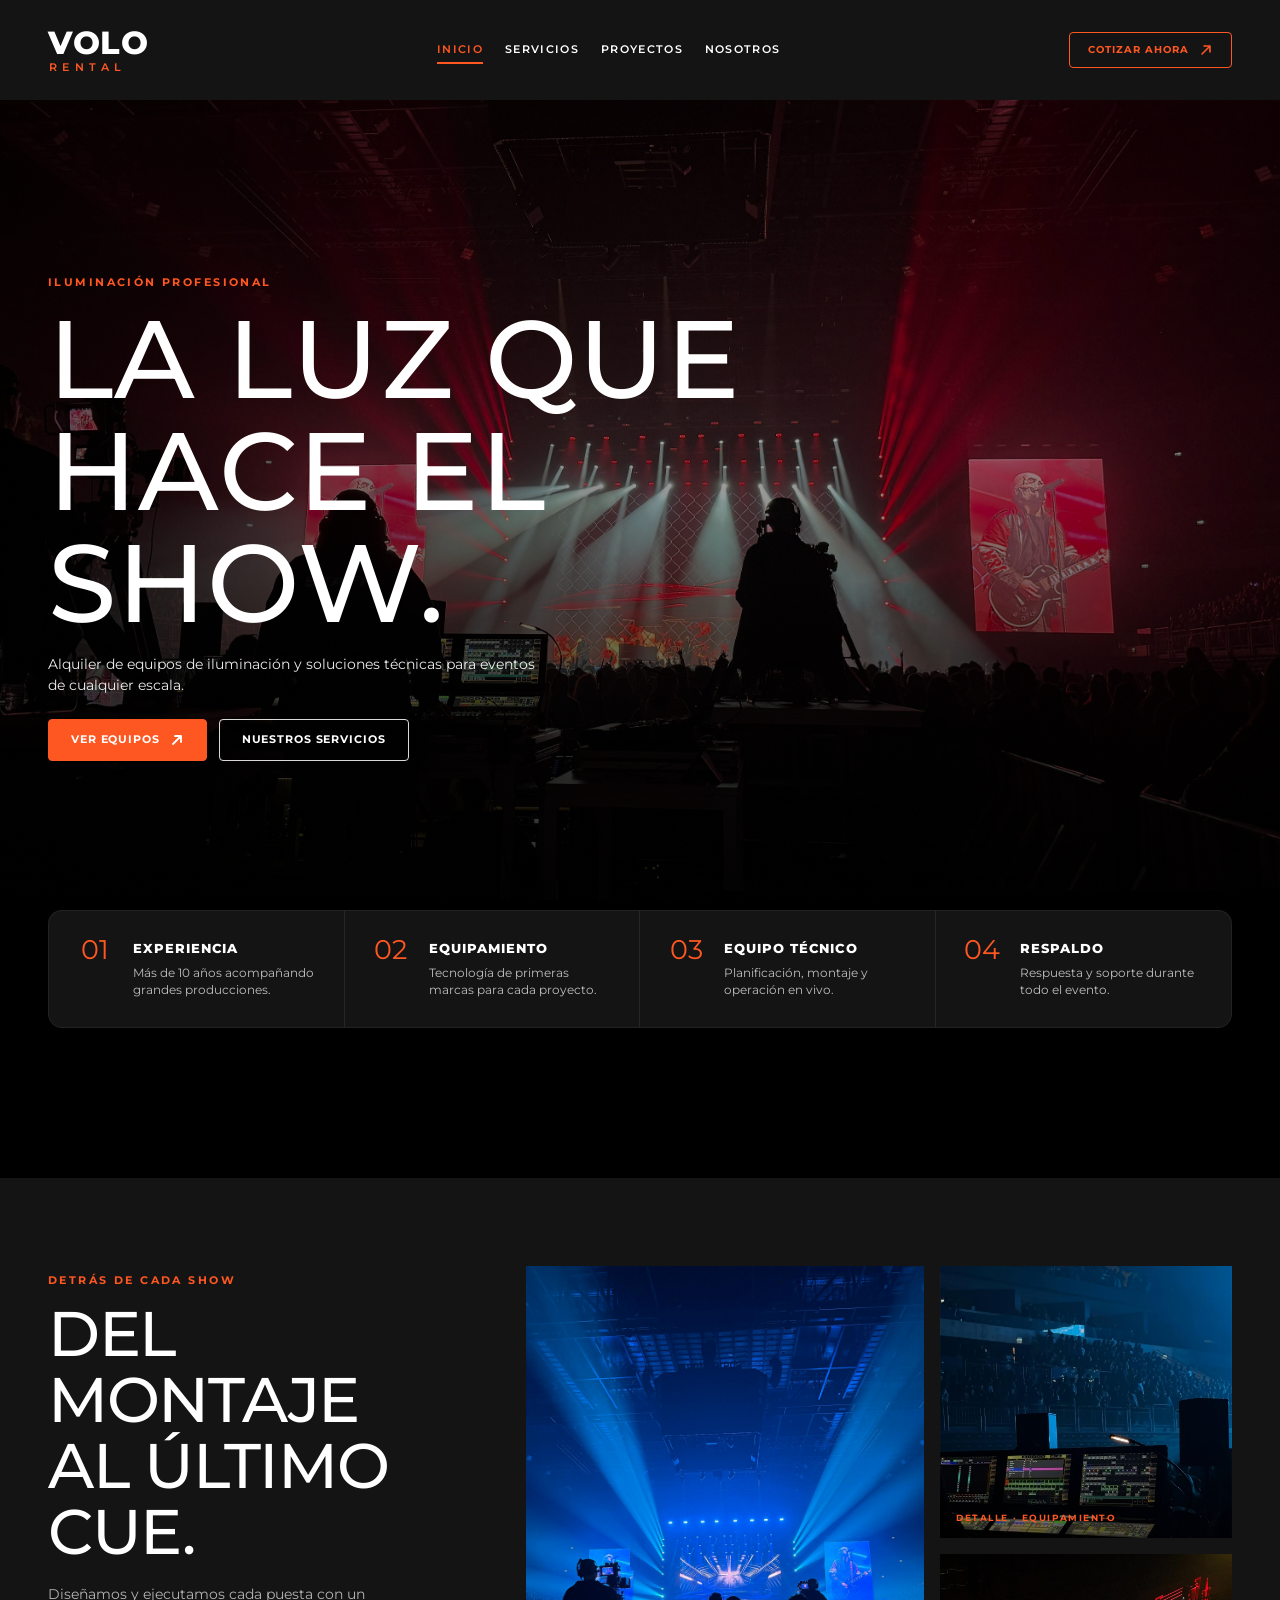
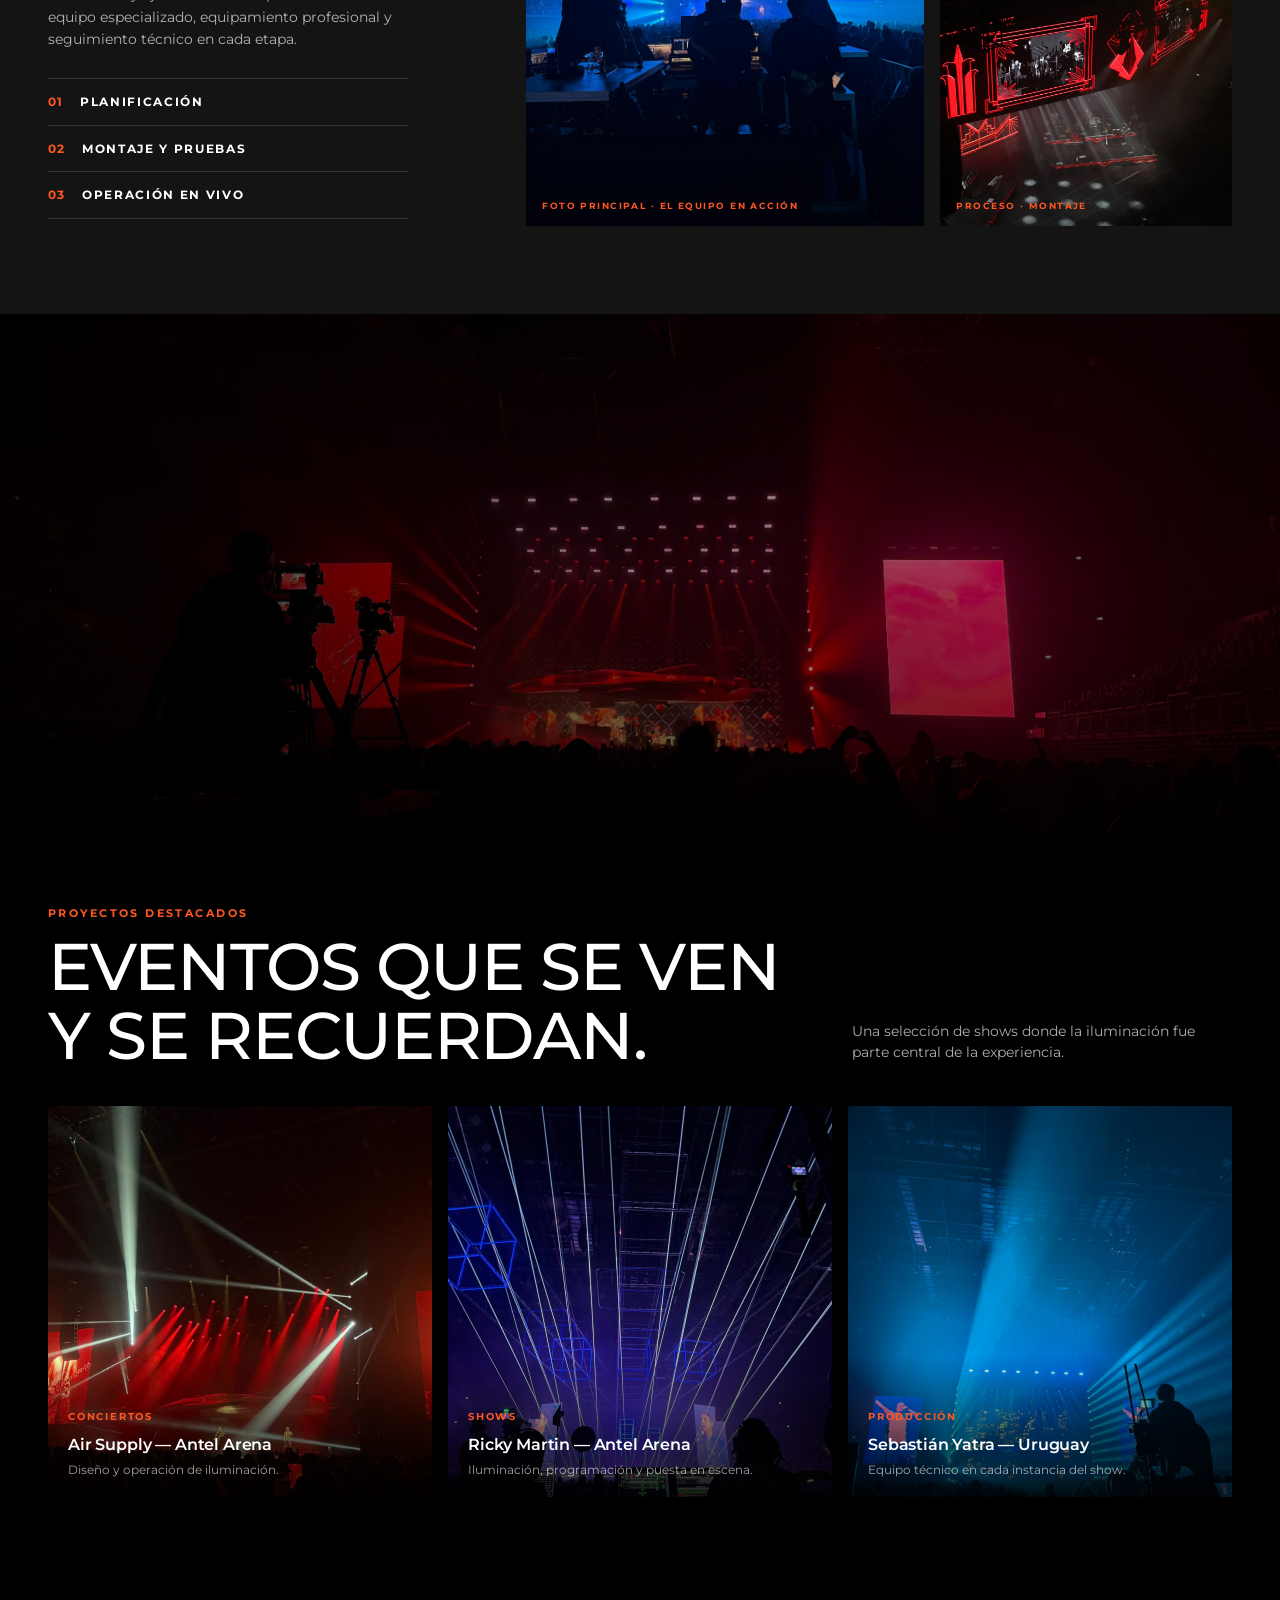
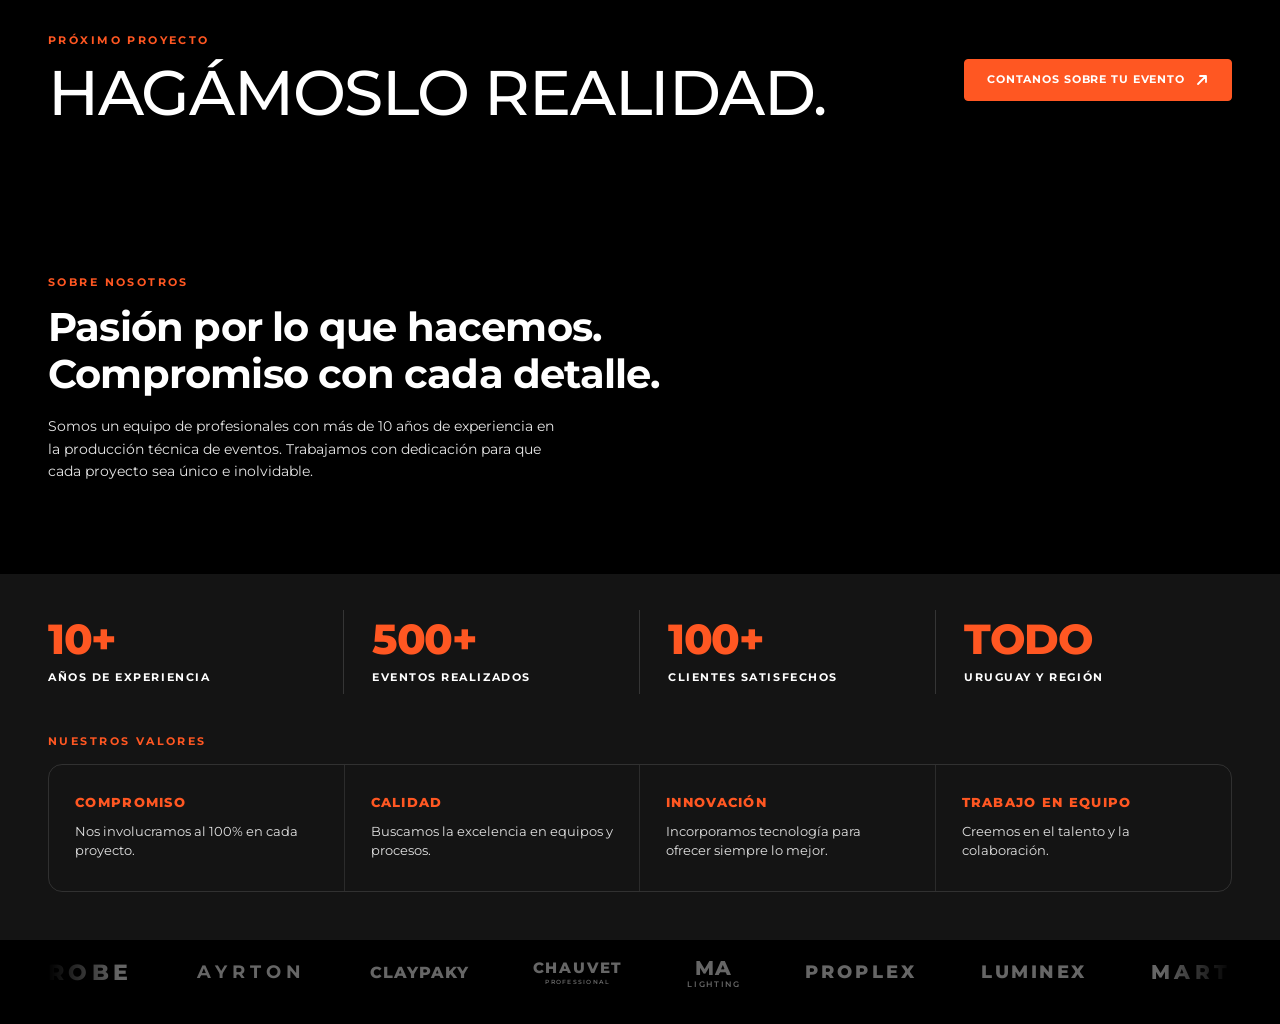
<file: index.html>
<!DOCTYPE html>
<html lang="es">
<head>
  <meta charset="UTF-8" />
  <meta name="viewport" content="width=device-width, initial-scale=1.0" />
  <title>VOLO Rental — Audiovisual Profesional</title>
  <link rel="preconnect" href="https://fonts.googleapis.com" />
  <link rel="preconnect" href="https://fonts.gstatic.com" crossorigin />
  <link href="https://fonts.googleapis.com/css2?family=Montserrat:wght@400;500;600;700;800;900&display=swap" rel="stylesheet" />
  <link rel="stylesheet" href="styles.css" />
  <link rel="preload" as="image" href="imgs/main.jpg" />
  <style>
    html.is-loading { background: #000; }
    html.is-loading body { overflow: hidden; }
    html.is-loading body > *:not(.page-loader) { opacity: 0; }
  </style>
  <script>document.documentElement.classList.add("is-loading");</script>
</head>
<body data-page="inicio">
  <div class="page-loader" role="status" aria-live="polite" aria-label="Cargando">
    <div class="page-loader__inner">
      <span class="page-loader__volo">VOLO</span>
      <span class="page-loader__rental">RENTAL</span>
      <span class="page-loader__bar" aria-hidden="true"></span>
    </div>
  </div>
  <div data-layout="header"></div>

  <main>
    <!-- HERO -->
    <section class="hero reveal-group" id="inicio">
      <div class="hero__bg" role="img" aria-label="Escenario de concierto con iluminación profesional"></div>
      <div class="hero__overlay"></div>

      <div class="container hero__content">
        <div class="hero__text">
          <p class="eyebrow reveal-item">ILUMINACIÓN PROFESIONAL</p>
          <h1 class="hero__title reveal-item">LA LUZ QUE<br />HACE EL<br /> SHOW.</h1>
          <p class="hero__subtitle reveal-item">
            Alquiler de equipos de iluminación y soluciones técnicas para eventos de cualquier escala.
          </p>
          <div class="hero__actions reveal-item">
            <a href="equipos.html" class="btn btn--orange">
              VER EQUIPOS
              <svg class="icon-arrow" width="14" height="14" viewBox="0 0 14 14" fill="none" aria-hidden="true">
                <path d="M3 11L11 3M11 3H5M11 3V9" stroke="currentColor" stroke-width="1.8" stroke-linecap="round" stroke-linejoin="round"/>
              </svg>
            </a>
            <a href="#servicios" class="btn btn--ghost">NUESTROS SERVICIOS</a>
          </div>
        </div>
      </div>
    </section>

    <div class="container stage">
      <!-- FEATURES BAR -->
      <section class="features reveal-group" aria-label="Ventajas">
        <div class="features__grid">
          <article class="feature reveal-item">
            <div class="feature__icon" aria-hidden="true">01</div>
            <div class="feature__body">
              <h3 class="feature__title">EXPERIENCIA</h3>
              <p class="feature__text">Más de 10 años acompañando grandes producciones.</p>
            </div>
          </article>

          <article class="feature reveal-item">
            <div class="feature__icon" aria-hidden="true">02</div>
            <div class="feature__body">
              <h3 class="feature__title">EQUIPAMIENTO</h3>
              <p class="feature__text">Tecnología de primeras marcas para cada proyecto.</p>
            </div>
          </article>

          <article class="feature reveal-item">
            <div class="feature__icon" aria-hidden="true">03</div>
            <div class="feature__body">
              <h3 class="feature__title">EQUIPO TÉCNICO</h3>
              <p class="feature__text">Planificación, montaje y operación en vivo.</p>
            </div>
          </article>

          <article class="feature reveal-item">
            <div class="feature__icon" aria-hidden="true">04</div>
            <div class="feature__body">
              <h3 class="feature__title">RESPALDO</h3>
              <p class="feature__text">Respuesta y soporte durante todo el evento.</p>
            </div>
          </article>
        </div>
      </section>
    </div>

     <!-- BEHIND THE SHOW -->
     <section class="behind reveal-group" id="servicios" aria-label="Detrás de cada show">
      <div class="container">
        <div class="behind__box">
          <div class="behind__grid">
        <div class="behind__copy reveal-item">
          <p class="eyebrow">DETRÁS DE CADA SHOW</p>
          <h2 class="behind__title">DEL MONTAJE<br />AL ÚLTIMO<br />CUE.</h2>
          <p class="behind__text">
            Diseñamos y ejecutamos cada puesta con un equipo especializado, equipamiento profesional y seguimiento técnico en cada etapa.
          </p>
          <ol class="behind__steps">
            <li>
              <span class="behind__num">01</span>
              <span class="behind__step">PLANIFICACIÓN</span>
            </li>
            <li>
              <span class="behind__num">02</span>
              <span class="behind__step">MONTAJE Y PRUEBAS</span>
            </li>
            <li>
              <span class="behind__num">03</span>
              <span class="behind__step">OPERACIÓN EN VIVO</span>
            </li>
          </ol>
        </div>

        <figure class="behind-photo behind-photo--main reveal-item">
          <div class="behind-photo__media" role="img" aria-label="El equipo en acción">
            <img src="./imgs/proceso/1.jpg">
          </div>
          <figcaption>FOTO PRINCIPAL · EL EQUIPO EN ACCIÓN</figcaption>
        </figure>

        <div class="behind__stack reveal-item">
          <figure class="behind-photo">
            <div class="behind-photo__media" role="img" aria-label="Detalle de equipamiento">
              <img src="./imgs/proceso/2.jpg">
            </div>
            <figcaption>DETALLE · EQUIPAMIENTO</figcaption>
          </figure>
          <figure class="behind-photo">
            <div class="behind-photo__media" role="img" aria-label="Proceso de montaje">
              <img src="./imgs/proceso/3.jpg">
            </div>
            <figcaption>PROCESO · MONTAJE</figcaption>
          </figure>
        </div>
          </div>
        </div>
      </div>
    </section>

    <!-- SCALE BANNER -->
    <section class="scale reveal-group" aria-label="Iluminación a escala">
      <div class="scale__bg" role="img" aria-label="Puesta de iluminación a escala">
        <img src="./imgs/extra.jpg">
      </div>
      <div class="scale__overlay"></div>
      <div class="container scale__content reveal-item">
        <p class="eyebrow">ILUMINACIÓN A ESCALA</p>
        <h2 class="scale__title">UNA PUESTA PENSADA<br />PARA CADA ESCENARIO.</h2>
      </div>
    </section>

    <!-- PROJECTS -->
    <section class="projects reveal-group" id="proyectos">
      <div class="container">
        <div class="projects__header reveal-item">
          <div class="projects__heading">
            <p class="eyebrow">PROYECTOS DESTACADOS</p>
            <h2 class="projects__title">EVENTOS QUE SE VEN<br />Y SE RECUERDAN.</h2>
          </div>
          <p class="projects__lead">
            Una selección de shows donde la iluminación fue parte central de la experiencia.
          </p>
        </div>

        <div class="projects__grid">
          <article class="project-card reveal-item">
            <div class="project-card__media" role="img" aria-label="Air Supply — Antel Arena">
              <img src="./imgs/proyectos/1.jpg">
            </div>
            <div class="project-card__overlay">
              <span class="project-card__cat">CONCIERTOS</span>
              <h3 class="project-card__name">Air Supply — Antel Arena</h3>
              <p class="project-card__desc">Diseño y operación de iluminación.</p>
            </div>
          </article>

          <article class="project-card reveal-item">
            <div class="project-card__media" role="img" aria-label="Ricky Martin — Antel Arena">
              <img src="./imgs/proyectos/2.jpg">
            </div>
            <div class="project-card__overlay">
              <span class="project-card__cat">SHOWS</span>
              <h3 class="project-card__name">Ricky Martin — Antel Arena</h3>
              <p class="project-card__desc">Iluminación, programación y puesta en escena.</p>
            </div>
          </article>

          <article class="project-card reveal-item">
            <div class="project-card__media" role="img" aria-label="Sebastián Yatra — Uruguay">
              <img src="./imgs/proyectos/3.jpg">
            </div>
            <div class="project-card__overlay">
              <span class="project-card__cat">PRODUCCIÓN</span>
              <h3 class="project-card__name">Sebastián Yatra — Uruguay</h3>
              <p class="project-card__desc">Equipo técnico en cada instancia del show.</p>
            </div>
          </article>
        </div>
      </div>
    </section>

    <!-- NEXT PROJECT CTA -->
    <section class="next reveal-group" id="contacto">
      <div class="container">
        <div class="next__row reveal-item">
          <div class="next__heading">
            <p class="eyebrow">PRÓXIMO PROYECTO</p>
            <h2 class="next__title">HAGÁMOSLO REALIDAD.</h2>
          </div>
          <a href="#contacto" class="btn btn--orange next__btn">
            CONTANOS SOBRE TU EVENTO
            <svg class="icon-arrow" width="14" height="14" viewBox="0 0 14 14" fill="none" aria-hidden="true">
              <path d="M3 11L11 3M11 3H5M11 3V9" stroke="currentColor" stroke-width="1.8" stroke-linecap="round" stroke-linejoin="round"/>
            </svg>
          </a>
        </div>
      </div>
    </section>

    <section class="about-hero reveal-group" id="nosotros">
      <div class="about-hero__bg" role="img" aria-label="Técnico de VOLO Rental en un escenario"></div>
      <div class="about-hero__overlay"></div>
      <div class="container about-hero__content">
        <p class="eyebrow reveal-item">SOBRE NOSOTROS</p>
        <h2 class="about-hero__title reveal-item">
          Pasión por lo que hacemos.<br />
          Compromiso con cada detalle.
        </h2>
        <p class="about-hero__lead reveal-item">
          Somos un equipo de profesionales con más de 10 años de experiencia en la
          producción técnica de eventos. Trabajamos con dedicación para que cada
          proyecto sea único e inolvidable.
        </p>
      </div>
    </section>

    <section class="stats reveal-group" aria-label="Cifras">
      <div class="container">
        <div class="stats__grid">
          <article class="stat reveal-item">
            <p class="stat__value">10+</p>
            <p class="stat__label">AÑOS DE EXPERIENCIA</p>
          </article>
          <article class="stat reveal-item">
            <p class="stat__value">500+</p>
            <p class="stat__label">EVENTOS REALIZADOS</p>
          </article>
          <article class="stat reveal-item">
            <p class="stat__value">100+</p>
            <p class="stat__label">CLIENTES SATISFECHOS</p>
          </article>
          <article class="stat reveal-item">
            <p class="stat__value">TODO</p>
            <p class="stat__label">URUGUAY Y REGIÓN</p>
          </article>
        </div>
      </div>
    </section>

    <section class="values reveal-group" aria-label="Nuestros valores">
      <div class="container">
        <p class="eyebrow values__eyebrow reveal-item">NUESTROS VALORES</p>
        <div class="values__box">
          <article class="value reveal-item">
            <h2 class="value__title">COMPROMISO</h2>
            <p class="value__text">Nos involucramos al 100% en cada proyecto.</p>
          </article>
          <article class="value reveal-item">
            <h2 class="value__title">CALIDAD</h2>
            <p class="value__text">Buscamos la excelencia en equipos y procesos.</p>
          </article>
          <article class="value reveal-item">
            <h2 class="value__title">INNOVACIÓN</h2>
            <p class="value__text">Incorporamos tecnología para ofrecer siempre lo mejor.</p>
          </article>
          <article class="value reveal-item">
            <h2 class="value__title">TRABAJO EN EQUIPO</h2>
            <p class="value__text">Creemos en el talento y la colaboración.</p>
          </article>
        </div>
      </div>
    </section>
  </main>

  <div data-layout="footer"></div>
  <script src="layout.js"></script>
  <script src="script.js"></script>
</body>
</html>
</file>
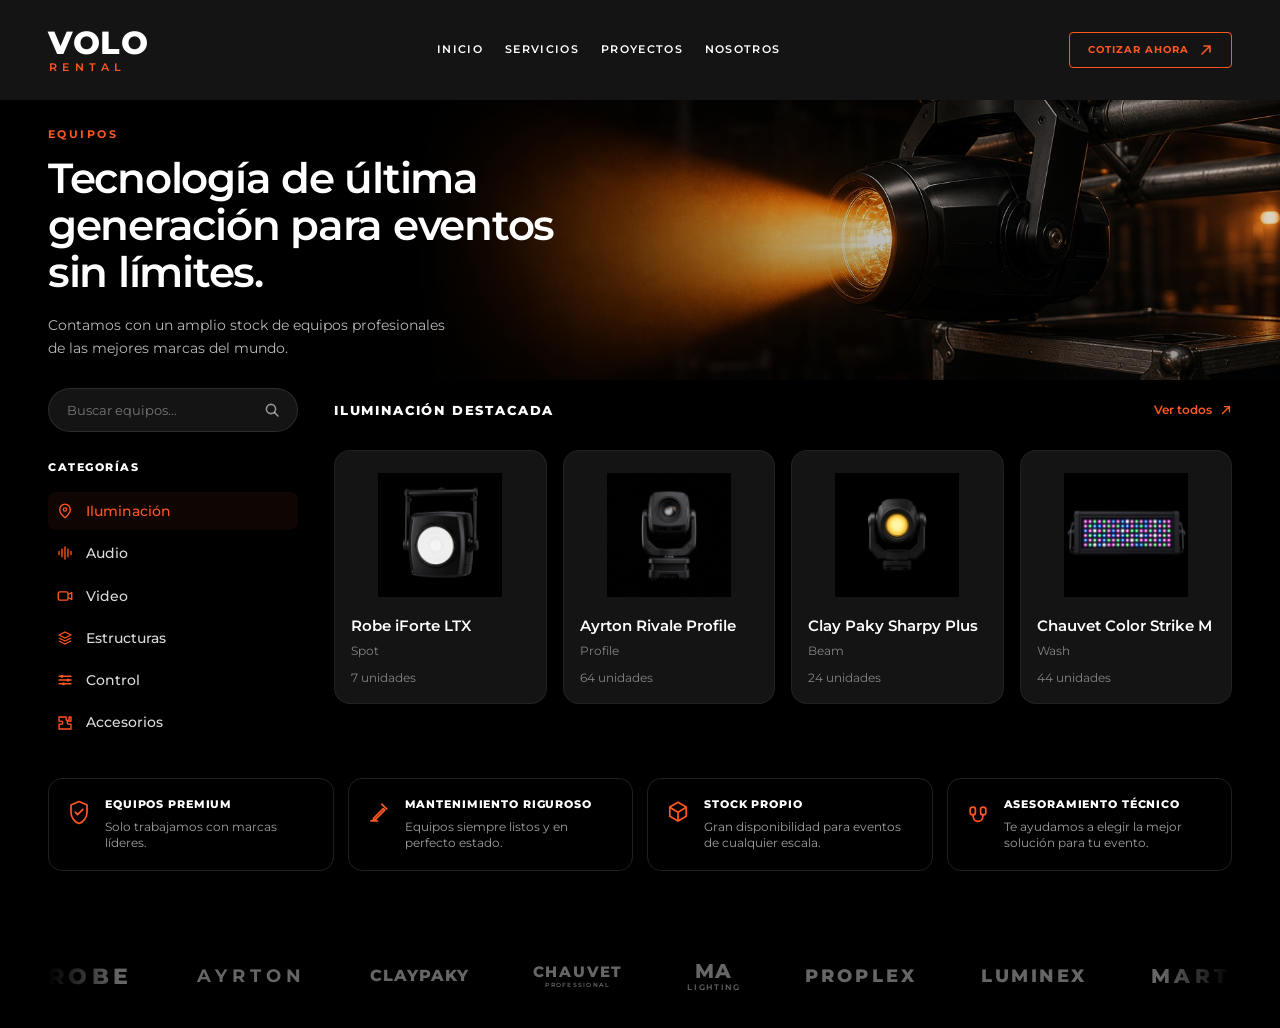
<file: equipos.html>
<!DOCTYPE html>
<html lang="es">
<head>
  <meta charset="UTF-8" />
  <meta name="viewport" content="width=device-width, initial-scale=1.0" />
  <title>Equipos — VOLO Rental</title>
  <link rel="preconnect" href="https://fonts.googleapis.com" />
  <link rel="preconnect" href="https://fonts.gstatic.com" crossorigin />
  <link href="https://fonts.googleapis.com/css2?family=Montserrat:wght@400;500;600;700;800;900&display=swap" rel="stylesheet" />
  <link rel="stylesheet" href="styles.css" />
  <link rel="preload" as="image" href="imgs/equipos/hero.png" />
  <style>
    html.is-loading { background: #000; }
    html.is-loading body { overflow: hidden; }
    html.is-loading body > *:not(.page-loader) { opacity: 0; }
  </style>
  <script>document.documentElement.classList.add("is-loading");</script>
</head>
<body data-page="equipos" class="page-equipos">
  <div class="page-loader" role="status" aria-live="polite" aria-label="Cargando">
    <div class="page-loader__inner">
      <span class="page-loader__volo">VOLO</span>
      <span class="page-loader__rental">RENTAL</span>
      <span class="page-loader__bar" aria-hidden="true"></span>
    </div>
  </div>
  <div data-layout="header"></div>

  <main>
    <section class="equipos" id="equipos" data-equipos>
      <div class="equipos-hero">
        <div class="equipos-hero__media" aria-hidden="true">
          <img src="imgs/equipos/hero.png" alt="">
        </div>
        <div class="container equipos-hero__content">
          <p class="eyebrow">EQUIPOS</p>
          <h1 class="equipos-hero__title">
            Tecnología de última<br />
            generación para eventos<br />
            sin límites.
          </h1>
          <p class="equipos-hero__lead">
            Contamos con un amplio stock de equipos profesionales<br />
            de las mejores marcas del mundo.
          </p>
        </div>
      </div>

      <div class="container">
        <div class="equipos-catalog">
          <aside class="equipos-side">
            <form class="equipos-search" role="search">
              <label class="visually-hidden" for="equiposSearch">Buscar equipos</label>
              <input id="equiposSearch" type="search" placeholder="Buscar equipos..." autocomplete="off" data-equipos-search />
              <button type="submit" aria-label="Buscar">
                <svg width="16" height="16" viewBox="0 0 16 16" fill="none" aria-hidden="true">
                  <circle cx="7" cy="7" r="4.6" stroke="currentColor" stroke-width="1.6"/>
                  <path d="M10.6 10.6L14 14" stroke="currentColor" stroke-width="1.6" stroke-linecap="round"/>
                </svg>
              </button>
            </form>
            <p class="equipos-side__label">CATEGORÍAS</p>
            <ul class="equipos-cats" data-equipos-cats></ul>
          </aside>

          <div class="equipos-main">
            <div class="equipos-main__header">
              <h2 class="equipos-main__title" data-equipos-heading>Iluminación destacada</h2>
              <button class="equipos-all" type="button" data-equipos-all>
                Ver todos
                <svg width="12" height="12" viewBox="0 0 14 14" fill="none" aria-hidden="true">
                  <path d="M3 11L11 3M11 3H5M11 3V9" stroke="currentColor" stroke-width="1.6" stroke-linecap="round" stroke-linejoin="round"/>
                </svg>
              </button>
            </div>
            <div class="equipos-grid" data-equipos-grid></div>
          </div>
        </div>

        <div class="equipos-perks" aria-label="Ventajas del inventario">
          <article class="equipos-perk">
            <div class="equipos-perk__icon" aria-hidden="true">
              <svg width="28" height="28" viewBox="0 0 28 28" fill="none">
                <path d="M14 3.5L6 7v7.2c0 5.1 3.4 9.8 8 11.3 4.6-1.5 8-6.2 8-11.3V7l-8-3.5z" stroke="currentColor" stroke-width="1.7" stroke-linejoin="round"/>
                <path d="M10.2 14.2l2.4 2.4 5.2-5.3" stroke="currentColor" stroke-width="1.7" stroke-linecap="round" stroke-linejoin="round"/>
              </svg>
            </div>
            <div>
              <h3 class="equipos-perk__title">EQUIPOS PREMIUM</h3>
              <p class="equipos-perk__text">Solo trabajamos con marcas líderes.</p>
            </div>
          </article>
          <article class="equipos-perk">
            <div class="equipos-perk__icon" aria-hidden="true">
              <svg width="28" height="28" viewBox="0 0 28 28" fill="none">
                <path d="M16.8 6.2l5 5M8.2 22.2l2.1-.6 9.4-9.4-1.5-1.5-9.4 9.4-.6 2.1z" stroke="currentColor" stroke-width="1.7" stroke-linecap="round" stroke-linejoin="round"/>
                <path d="M6 22.8h6.4" stroke="currentColor" stroke-width="1.7" stroke-linecap="round"/>
              </svg>
            </div>
            <div>
              <h3 class="equipos-perk__title">MANTENIMIENTO RIGUROSO</h3>
              <p class="equipos-perk__text">Equipos siempre listos y en perfecto estado.</p>
            </div>
          </article>
          <article class="equipos-perk">
            <div class="equipos-perk__icon" aria-hidden="true">
              <svg width="28" height="28" viewBox="0 0 28 28" fill="none">
                <path d="M14 4.2l8.2 4.7v9.4L14 23.1 5.8 18.3V8.9L14 4.2z" stroke="currentColor" stroke-width="1.7" stroke-linejoin="round"/>
                <path d="M14 14.2V23M14 14.2L5.8 9.2M14 14.2l8.2-5" stroke="currentColor" stroke-width="1.7"/>
              </svg>
            </div>
            <div>
              <h3 class="equipos-perk__title">STOCK PROPIO</h3>
              <p class="equipos-perk__text">Gran disponibilidad para eventos de cualquier escala.</p>
            </div>
          </article>
          <article class="equipos-perk">
            <div class="equipos-perk__icon" aria-hidden="true">
              <svg width="28" height="28" viewBox="0 0 28 28" fill="none">
                <path d="M9.2 16.4v2.2a4.8 4.8 0 009.6 0v-2.2" stroke="currentColor" stroke-width="1.7" stroke-linecap="round"/>
                <rect x="6.2" y="9.2" width="5.2" height="7.6" rx="2.4" stroke="currentColor" stroke-width="1.7"/>
                <rect x="16.6" y="9.2" width="5.2" height="7.6" rx="2.4" stroke="currentColor" stroke-width="1.7"/>
              </svg>
            </div>
            <div>
              <h3 class="equipos-perk__title">ASESORAMIENTO TÉCNICO</h3>
              <p class="equipos-perk__text">Te ayudamos a elegir la mejor solución para tu evento.</p>
            </div>
          </article>
        </div>
      </div>
    </section>
  </main>

  <div data-layout="footer"></div>
  <script src="data/equipos.js"></script>
  <script src="layout.js"></script>
  <script src="script.js"></script>
</body>
</html>
</file>
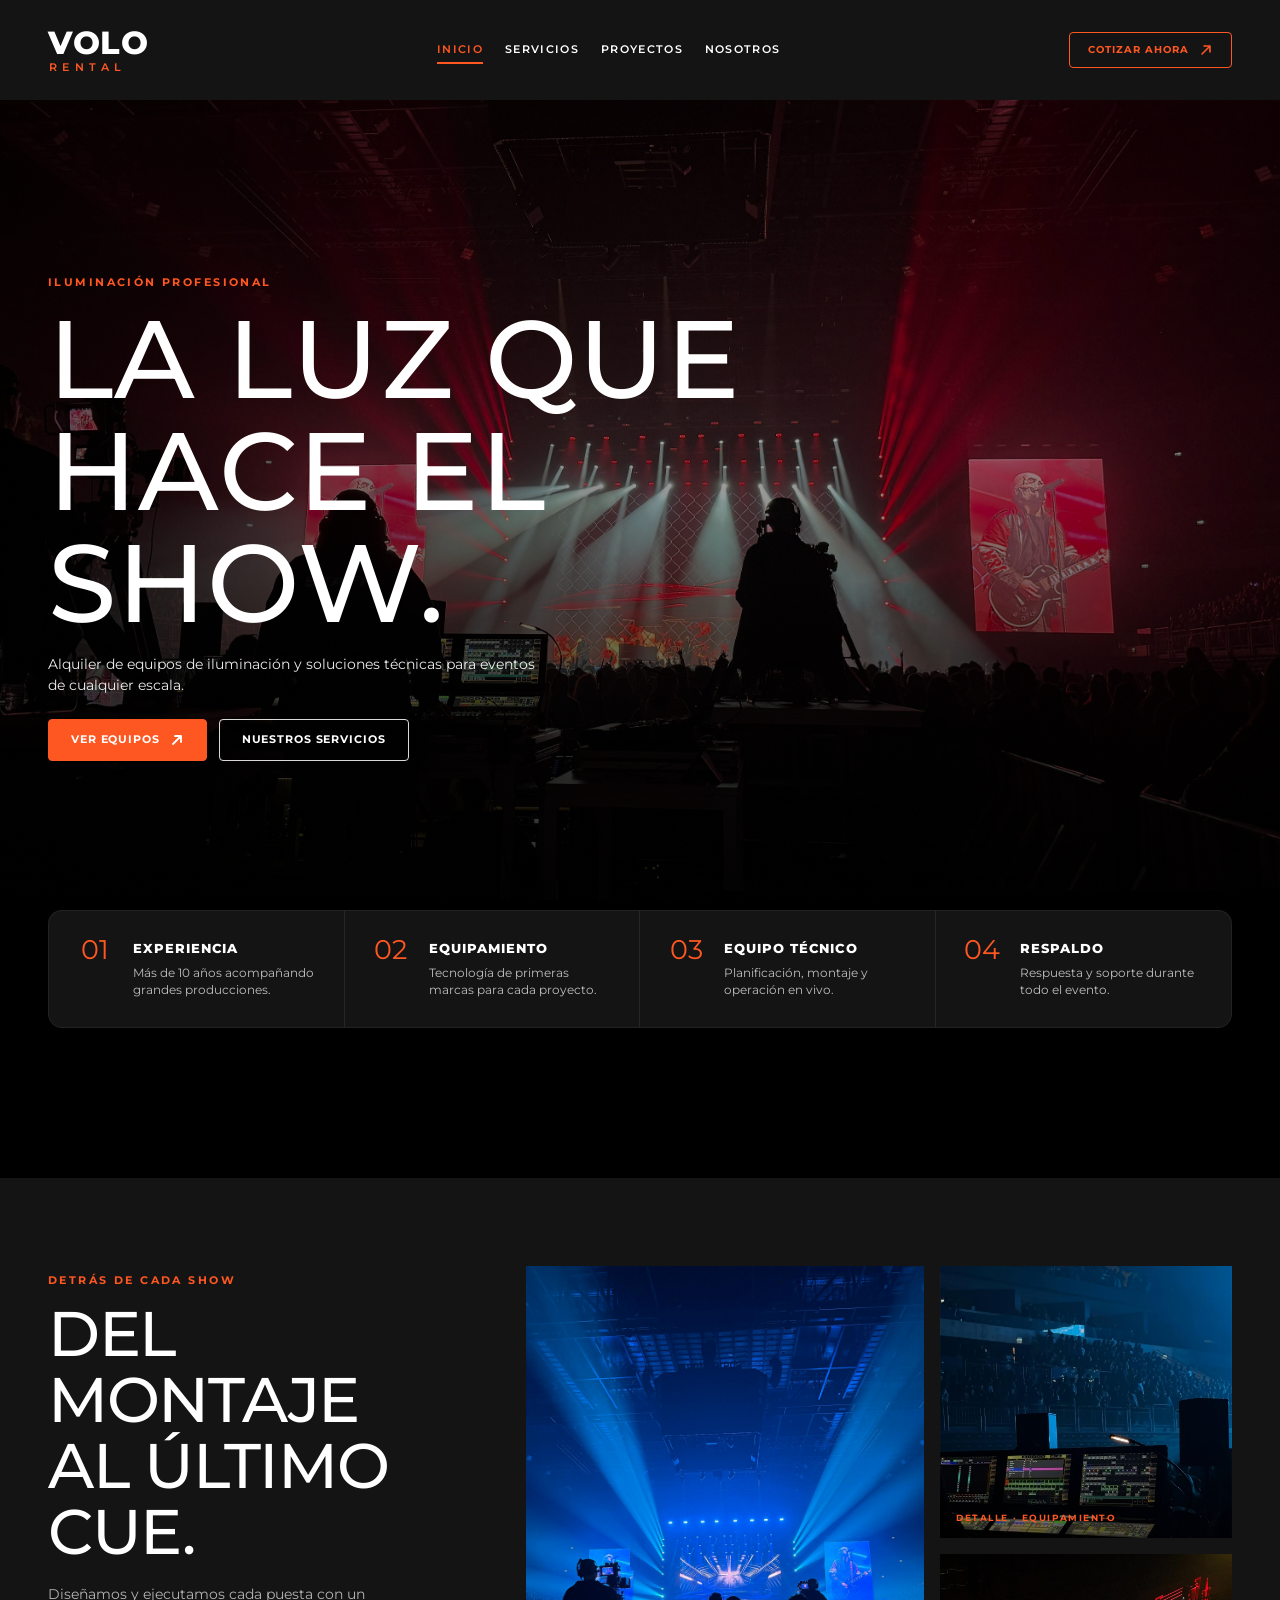
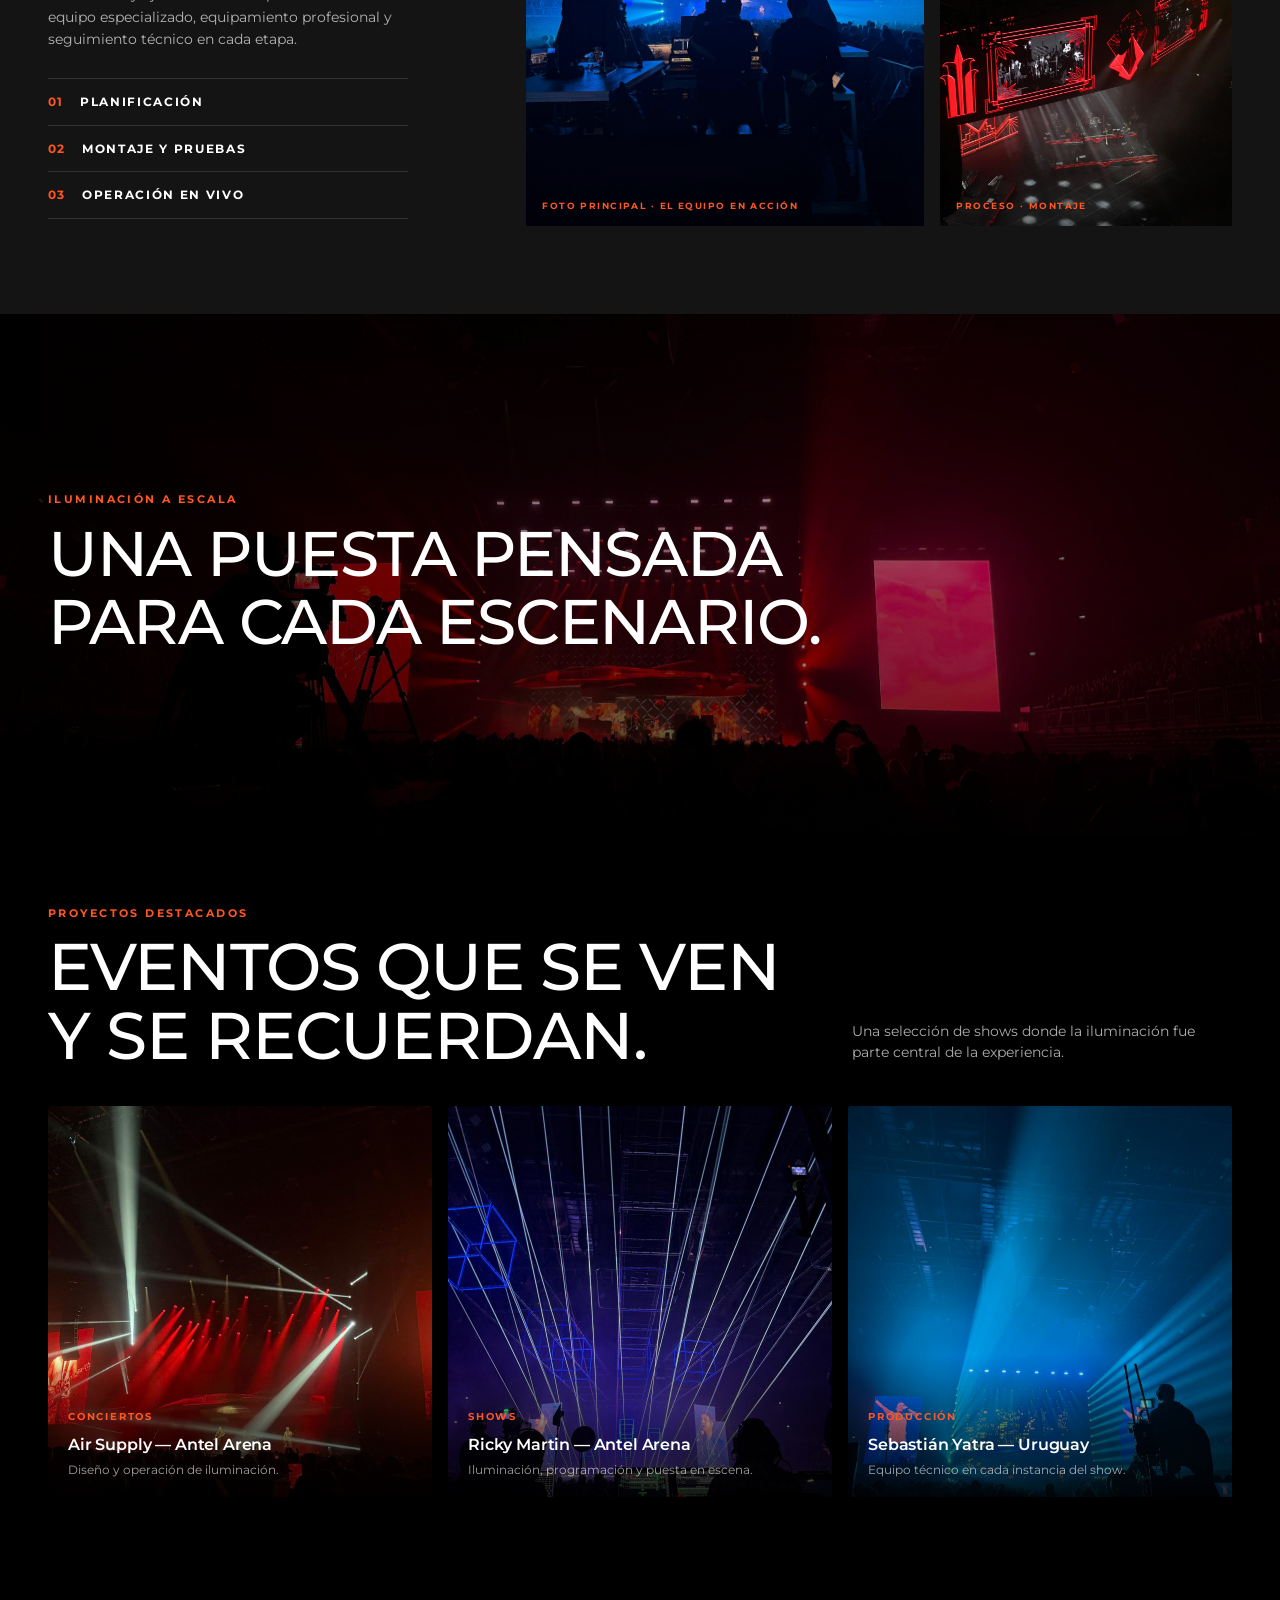
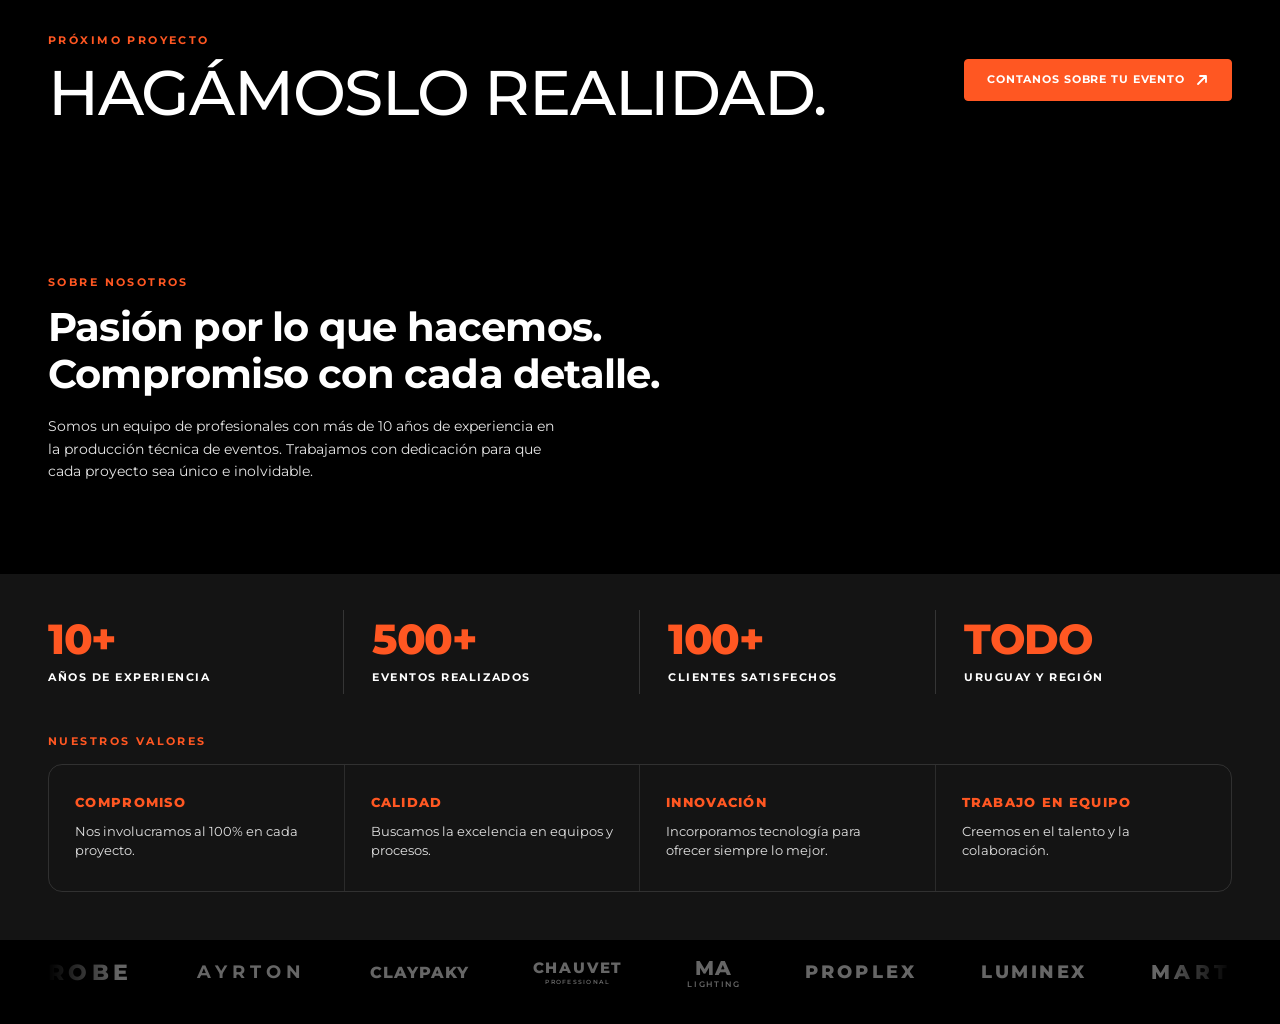
<file: nosotros.html>
<!DOCTYPE html>
<html lang="es">
<head>
  <meta charset="UTF-8" />
  <meta name="viewport" content="width=device-width, initial-scale=1.0" />
  <title>Sobre nosotros — VOLO Rental</title>
  <link rel="canonical" href="index.html#nosotros" />
  <meta http-equiv="refresh" content="0; url=index.html#nosotros" />
  <script>location.replace("index.html#nosotros");</script>
</head>
<body>
  <p><a href="index.html#nosotros">Continuar a Sobre nosotros</a></p>
</body>
</html>
</file>
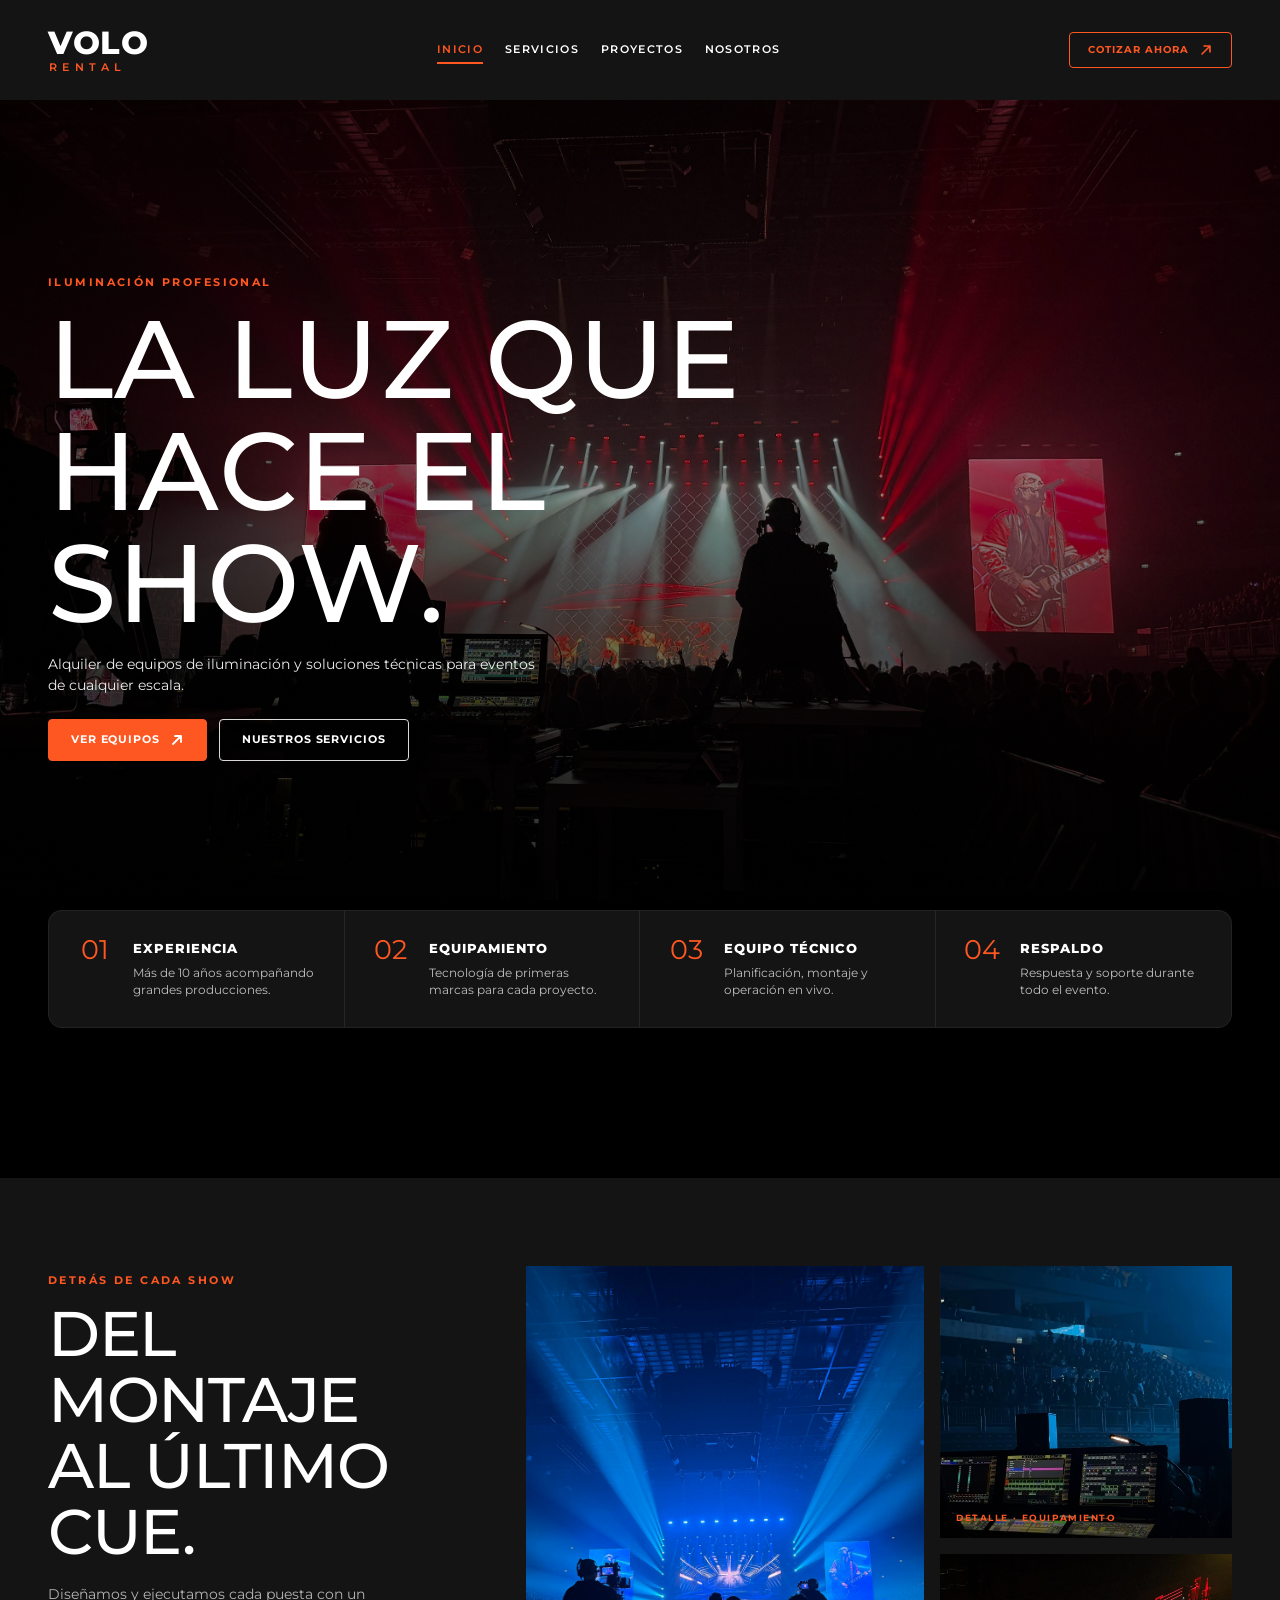
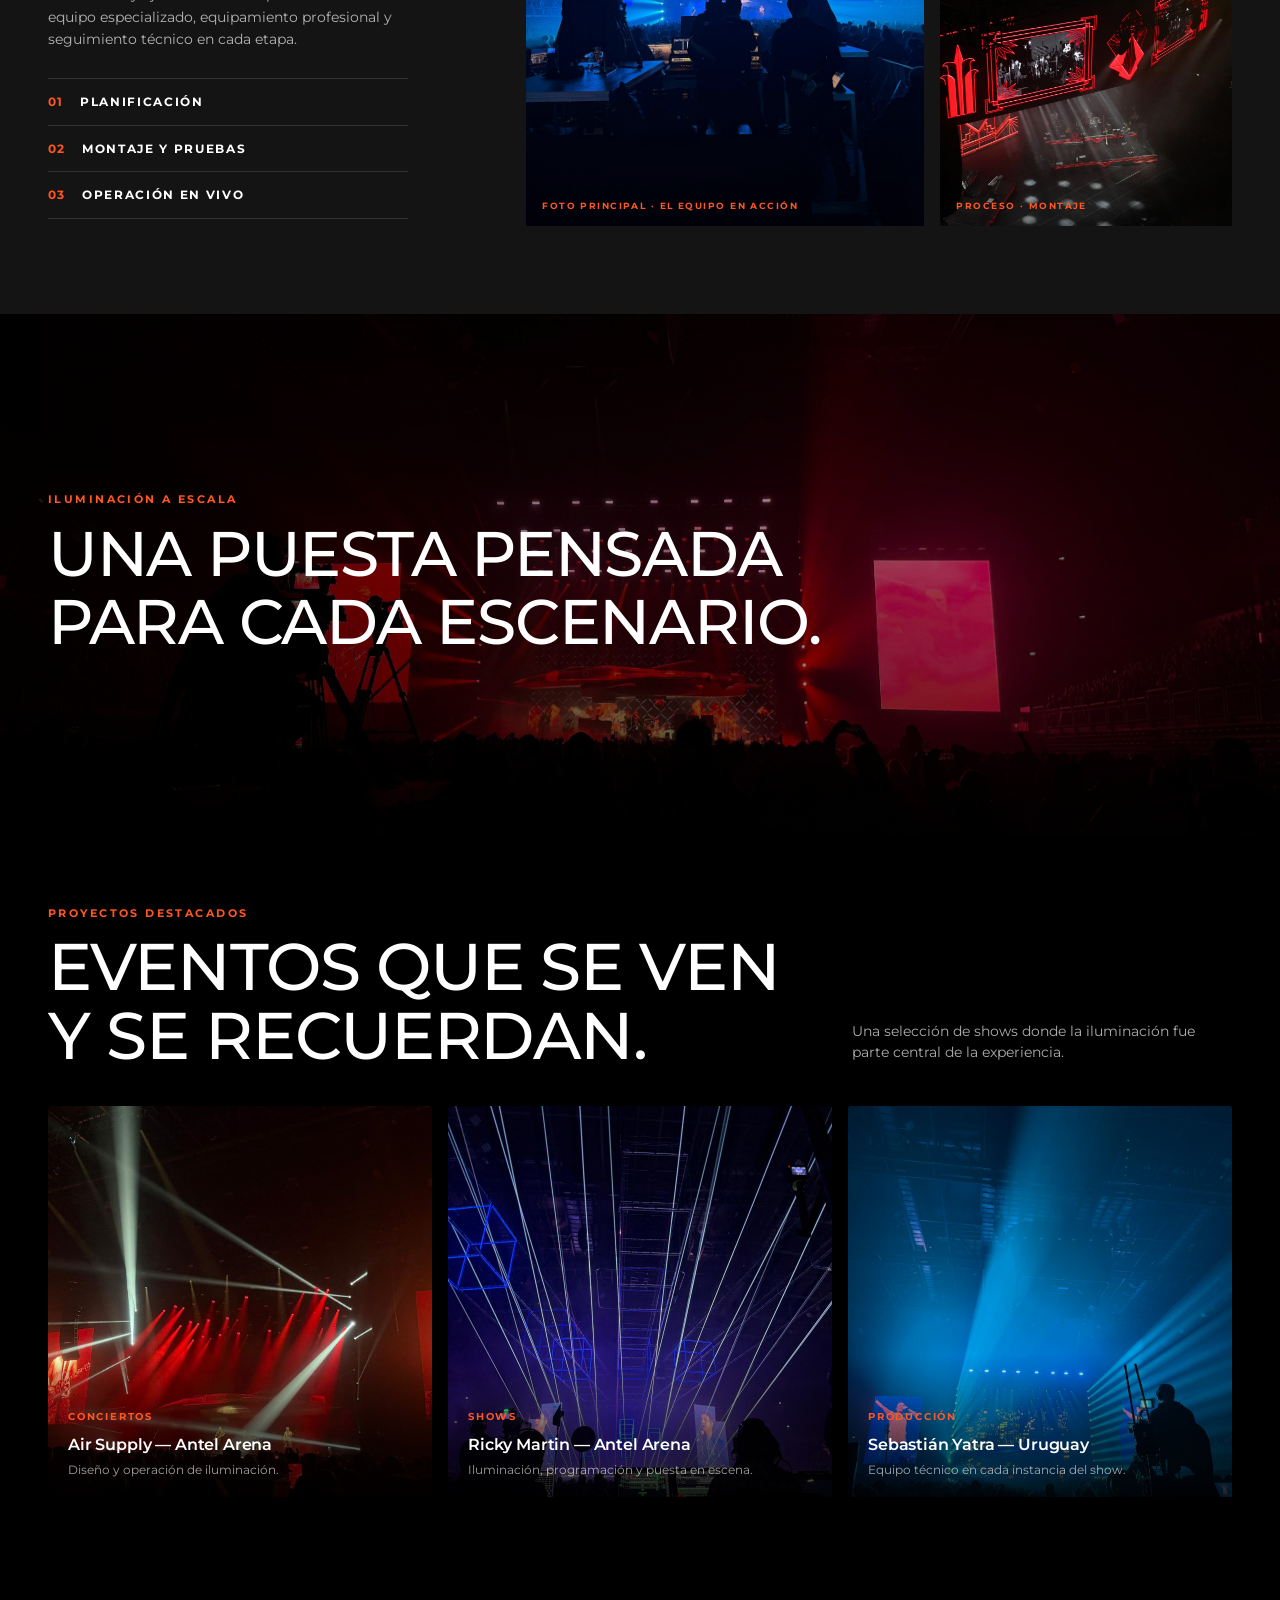
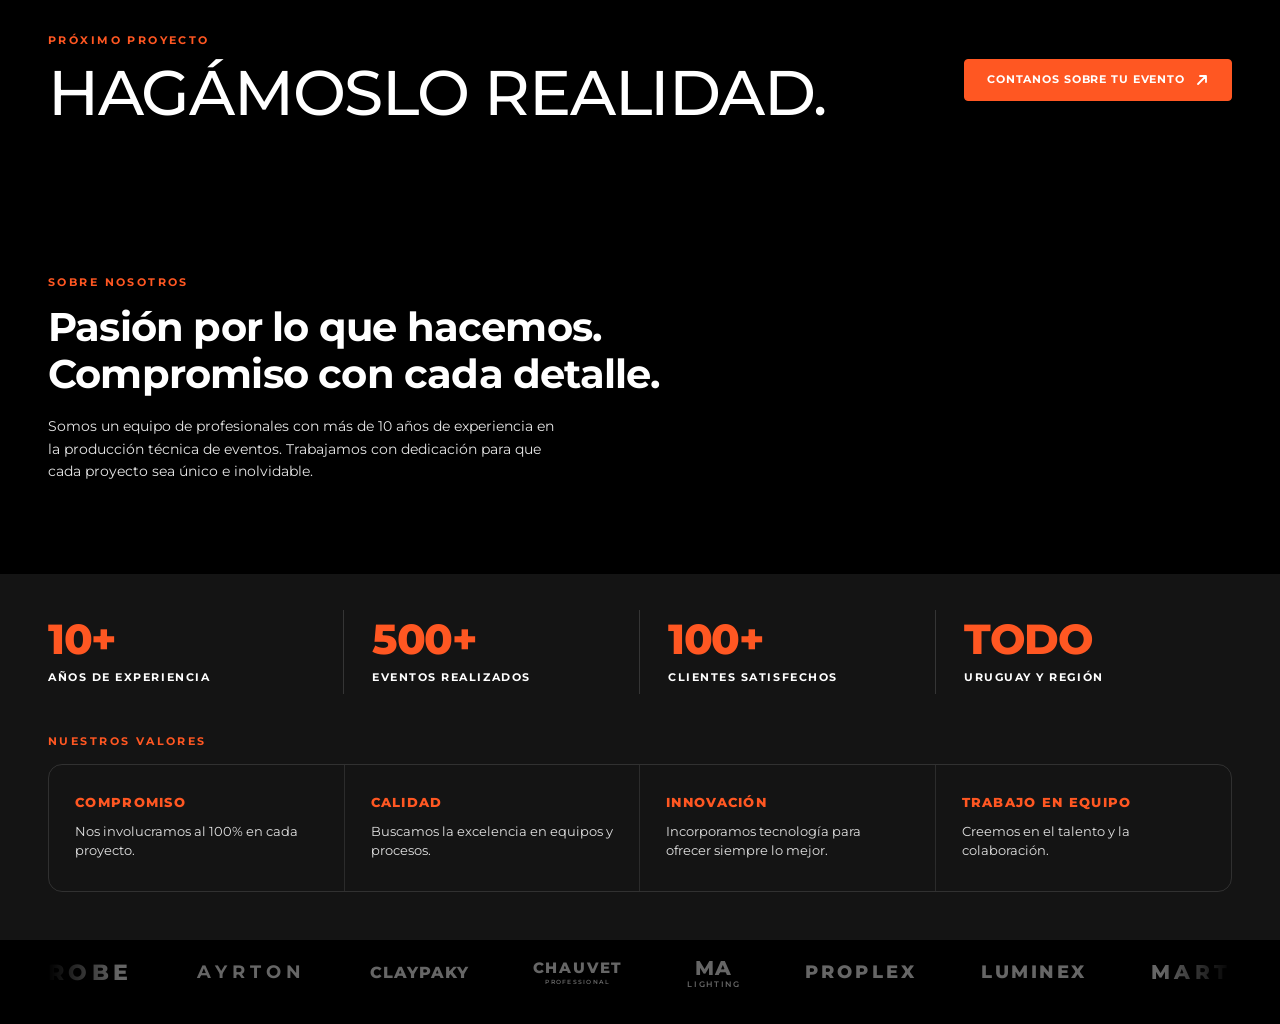
<file: servicios.html>
<!DOCTYPE html>
<html lang="es">
<head>
  <meta charset="UTF-8" />
  <meta name="viewport" content="width=device-width, initial-scale=1.0" />
  <title>Servicios — VOLO Rental</title>
  <link rel="canonical" href="index.html#servicios" />
  <meta http-equiv="refresh" content="0; url=index.html#servicios" />
  <script>location.replace("index.html#servicios");</script>
</head>
<body>
  <p><a href="index.html#servicios">Continuar a Servicios</a></p>
</body>
</html>
</file>
<file: styles.css>
/* ============================================
   VOLO RENTAL — Main section
   Tuned to fit 1920×1080 in one viewport
   ============================================ */

:root {
  --bg: #000000;
  --bg-elevated: #0c0c0c;
  --bg-features: #141414;
  --orange: #ff5722;
  --orange-hover: #ff6a3a;
  --white: #ffffff;
  --text: #ffffff;
  --text-muted: #b0b0b0;
  --text-dim: #8a8a8a;
  --border-subtle: rgba(255, 255, 255, 0.12);
  --container: 1600px;
  --header-h: 100px;
  --radius: 14px;
  --font: "Montserrat", system-ui, sans-serif;
}

*,
*::before,
*::after {
  box-sizing: border-box;
  margin: 0;
  padding: 0;
}

html {
  scroll-behavior: smooth;
}

#inicio,
#equipos,
#proyectos,
#servicios,
#nosotros,
#contacto {
  scroll-margin-top: var(--header-h);
}

body {
  font-family: var(--font);
  background: var(--bg);
  color: var(--text);
  line-height: 1.45;
  -webkit-font-smoothing: antialiased;
  -moz-osx-font-smoothing: grayscale;
  overflow-x: hidden;
}

html.is-loading {
  background: var(--bg);
}

html.is-loading body {
  overflow: hidden;
}

html.is-loading body > *:not(.page-loader) {
  opacity: 0;
}

html.is-ready body > *:not(.page-loader) {
  opacity: 1;
  transition: opacity 0.8s ease 0.12s;
}

.page-loader {
  position: fixed;
  inset: 0;
  z-index: 4000;
  display: flex;
  align-items: center;
  justify-content: center;
  background: #000;
  transition: opacity 0.55s ease, visibility 0.55s ease;
}

html.is-ready .page-loader {
  opacity: 0;
  visibility: hidden;
  pointer-events: none;
}

.page-loader__inner {
  display: flex;
  flex-direction: column;
  align-items: center;
  line-height: 1;
}

.page-loader__volo {
  font-size: 36px;
  font-weight: 800;
  letter-spacing: 0.02em;
  color: var(--white);
}

.page-loader__rental {
  font-size: 11px;
  font-weight: 600;
  letter-spacing: 0.48em;
  color: var(--orange);
  margin-top: 6px;
  padding-left: 2px;
}

.page-loader__bar {
  display: block;
  width: 72px;
  height: 1px;
  margin-top: 22px;
  background: var(--orange);
  transform-origin: center;
  animation: loaderPulse 1.15s ease-in-out infinite;
}

@keyframes loaderPulse {
  0%,
  100% {
    transform: scaleX(0.28);
    opacity: 0.35;
  }
  50% {
    transform: scaleX(1);
    opacity: 1;
  }
}

img {
  display: block;
  max-width: 100%;
  height: auto;
}

a {
  color: inherit;
  text-decoration: none;
}

.visually-hidden {
  position: absolute;
  width: 1px;
  height: 1px;
  padding: 0;
  margin: -1px;
  overflow: hidden;
  clip: rect(0, 0, 0, 0);
  white-space: nowrap;
  border: 0;
}

button {
  font: inherit;
  border: none;
  background: none;
  cursor: pointer;
  color: inherit;
}

.container {
  width: 100%;
  max-width: var(--container);
  margin: 0 auto;
  padding: 0 48px;
}

.stage {
  padding-top: 10px;
}

/* ---------- Buttons ---------- */
.btn {
  display: inline-flex;
  align-items: center;
  justify-content: center;
  gap: 10px;
  font-family: var(--font);
  font-size: 11px;
  font-weight: 700;
  letter-spacing: 0.08em;
  text-transform: uppercase;
  padding: 12px 22px;
  border-radius: 4px;
  transition: background 0.2s ease, color 0.2s ease, border-color 0.2s ease;
  white-space: nowrap;
}

.btn--orange {
  background: var(--orange);
  color: var(--white);
  border: 1px solid var(--orange);
}

.btn--orange:hover {
  background: var(--orange-hover);
  border-color: var(--orange-hover);
}

.btn--ghost {
  background: transparent;
  color: var(--white);
  border: 1px solid rgba(255, 255, 255, 0.85);
}

.btn--ghost:hover {
  background: rgba(255, 255, 255, 0.08);
}

.btn--outline-orange {
  background: transparent;
  color: var(--orange);
  border: 1.5px solid var(--orange);
  padding: 10px 18px;
  font-size: 10px;
  letter-spacing: 0.1em;
}

.btn--outline-orange:hover {
  background: rgba(255, 87, 34, 0.1);
}

.icon-arrow {
  flex-shrink: 0;
}

/* ---------- Header ---------- */
.header {
  position: sticky;
  top: 0;
  z-index: 100;
  height: var(--header-h);
  background: #141414;
  overflow: visible;
}

.header__inner {
  display: flex;
  align-items: center;
  justify-content: space-between;
  height: 100%;
  gap: 32px;
}

.logo {
  display: flex;
  flex-direction: column;
  line-height: 1;
  flex-shrink: 0;
}

.logo__volo {
  font-size: 32px;
  font-weight: 800;
  letter-spacing: 0.02em;
  color: var(--white);
}

.logo__rental {
  font-size: 11px;
  font-weight: 600;
  letter-spacing: 0.48em;
  color: var(--orange);
  margin-top: 3px;
  padding-left: 1px;
}

.nav {
  display: flex;
  align-items: center;
  gap: 22px;
}

.nav__link {
  font-size: 11px;
  font-weight: 600;
  letter-spacing: 0.12em;
  color: var(--white);
  padding: 6px 0;
  position: relative;
  transition: color 0.2s ease;
}

.nav__link:hover {
  color: var(--orange);
}

.nav__link.is-active {
  color: var(--orange);
}

.nav__link.is-active::after {
  content: "";
  position: absolute;
  left: 0;
  right: 0;
  bottom: 0;
  height: 2px;
  background: var(--orange);
}

.header__cta {
  flex-shrink: 0;
}

.menu-toggle {
  display: none;
  flex-direction: column;
  justify-content: center;
  gap: 5px;
  padding: 8px;
  width: 40px;
  height: 40px;
  z-index: 2;
}

.menu-toggle span {
  display: block;
  width: 22px;
  height: 2px;
  background: var(--white);
  transform-origin: center;
  transition: transform 0.3s cubic-bezier(0.22, 1, 0.36, 1), opacity 0.2s ease;
}

.header.nav-open .menu-toggle span:nth-child(1) {
  transform: translateY(7px) rotate(45deg);
}

.header.nav-open .menu-toggle span:nth-child(2) {
  opacity: 0;
  transform: scaleX(0.4);
}

.header.nav-open .menu-toggle span:nth-child(3) {
  transform: translateY(-7px) rotate(-45deg);
}

/* ---------- Hero ---------- */
.hero {
  position: relative;
  width: 100%;
  min-height: calc(100vh - var(--header-h));
  min-height: calc(100svh - var(--header-h));
  height: calc(100vh - var(--header-h));
  height: calc(100svh - var(--header-h));
  display: flex;
  align-items: flex-end;
  overflow: hidden;
  isolation: isolate;
}

.hero__bg {
  position: absolute;
  inset: 0;
  background:
    url("imgs/main.jpg")
    center 80% / cover no-repeat;
}

.hero__overlay {
  position: absolute;
  inset: 0;
  background:
    linear-gradient(
      180deg,
      rgba(0, 0, 0, 0.3) 0%,
      rgba(0, 0, 0, 0.15) 40%,
      rgba(0, 0, 0, 0.55) 78%,
      rgba(0, 0, 0, 0.7) 100%
    ),
    linear-gradient(
      90deg,
      rgba(0, 0, 0, 0.55) 0%,
      rgba(0, 0, 0, 0.2) 55%,
      rgba(0, 0, 0, 0.3) 100%
    );
}

.hero__content {
  position: relative;
  z-index: 2;
  display: flex;
  align-items: center;
  justify-content: space-between;
  width: 100%;
  padding-top: 36px;
  height: 100%;
}

.eyebrow {
  font-size: 11px;
  font-weight: 700;
  letter-spacing: 0.22em;
  color: var(--orange);
  margin-bottom: 12px;
  text-transform: uppercase;
}

.hero__title {
  font-size: 110px;
  font-weight: 500;
  line-height: 1.02;
  letter-spacing: 0.01em;
  color: var(--white);
  margin-bottom: 14px;
  text-transform: uppercase;
}

.hero__subtitle {
  font-size: 14px;
  font-weight: 400;
  line-height: 1.55;
  color: rgba(255, 255, 255, 0.92);
  margin-bottom: 22px;
  max-width: 500px;
}

.hero__actions {
  display: flex;
  flex-wrap: wrap;
  gap: 12px;
}

.hero__badge {
  flex-shrink: 0;
  background: rgba(0, 0, 0, 0.55);
  border: 1px solid rgba(255, 255, 255, 0.08);
  backdrop-filter: blur(8px);
  -webkit-backdrop-filter: blur(8px);
  padding: 14px 18px 12px;
  border-radius: 8px;
  text-align: left;
  align-self: flex-end;
}

.hero__badge-label {
  font-size: 8px;
  font-weight: 600;
  letter-spacing: 0.16em;
  color: rgba(255, 255, 255, 0.85);
  margin-bottom: 3px;
}

.hero__badge-title {
  font-size: 13px;
  font-weight: 800;
  letter-spacing: 0.04em;
  color: var(--white);
  margin-bottom: 8px;
}

.hero__stars {
  display: flex;
  gap: 3px;
}

.hero__stars svg {
  width: 10px;
  height: 10px;
  fill: var(--orange);
}

/* ---------- Features ---------- */
.features {
  position: relative;
  z-index: 3;
  background: var(--bg-features);
  border: 1px solid rgba(255, 255, 255, 0.06);
  border-radius: var(--radius);
  overflow: hidden;
}

.features__grid {
  display: grid;
  grid-template-columns: repeat(4, 1fr);
}

.feature {
  display: flex;
  align-items: flex-start;
  gap: 16px;
  padding: 28px 24px;
  border-right: 1px solid rgba(255, 255, 255, 0.08);
}

.feature:last-child {
  border-right: none;
}

.feature__icon {
  color: var(--orange);
  flex-shrink: 0;
  display: flex;
  align-items: flex-start;
  justify-content: center;
  width: 44px;
  height: 44px;
  margin-top: -8px;
  font-size: 20pt;
}

.feature__icon svg {
  width: 40px;
  height: 40px;
}

.feature__body {
  min-width: 0;
}

.feature__title {
  font-size: 13px;
  font-weight: 800;
  letter-spacing: 0.08em;
  color: var(--white);
  margin-bottom: 6px;
  text-transform: uppercase;
}

.feature__text {
  font-size: 12px;
  font-weight: 400;
  line-height: 1.45;
  color: rgba(255, 255, 255, 0.72);
}

/* ---------- Equipos catalog ---------- */
.equipos {
  padding: 8px 0 72px;
  background: var(--bg);
}

.page-equipos {
  background: var(--bg);
}

.page-equipos .equipos {
  padding-top: 0;
}

.equipos-hero {
  position: relative;
  isolation: isolate;
  min-height: 280px;
  display: flex;
  align-items: center;
  margin-bottom: 8px;
  overflow: hidden;
}

.equipos-hero__media {
  position: absolute;
  inset: 0 0 0 32%;
  z-index: 0;
}

.equipos-hero__media img {
  width: 100%;
  height: 100%;
  object-fit: cover;
  object-position: 62% center;
}

.equipos-hero__media::after {
  content: "";
  position: absolute;
  inset: 0;
  background:
    linear-gradient(90deg, #000 0%, rgba(0, 0, 0, 0.88) 8%, rgba(0, 0, 0, 0.2) 42%, rgba(0, 0, 0, 0.08) 100%),
    linear-gradient(180deg, rgba(0, 0, 0, 0.18) 0%, transparent 30%, rgba(0, 0, 0, 0.35) 100%);
}

.equipos-hero__content {
  position: relative;
  z-index: 1;
  padding-top: 18px;
  padding-bottom: 12px;
}

.equipos-hero__title {
  font-size: 42px;
  font-weight: 600;
  line-height: 1.12;
  letter-spacing: -0.03em;
  color: var(--white);
  max-width: 620px;
  margin-bottom: 18px;
}

.equipos-hero__lead {
  font-size: 14px;
  font-weight: 400;
  line-height: 1.6;
  color: rgba(255, 255, 255, 0.72);
  max-width: 430px;
}

.equipos-catalog {
  display: grid;
  grid-template-columns: 250px minmax(0, 1fr);
  gap: 28px 36px;
  align-items: start;
}

.equipos-search {
  position: relative;
  margin-bottom: 28px;
}

.equipos-search input {
  width: 100%;
  height: 44px;
  border: 1px solid rgba(255, 255, 255, 0.1);
  border-radius: 999px;
  background: #141414;
  color: var(--white);
  font-family: var(--font);
  font-size: 13px;
  padding: 0 44px 0 18px;
  outline: none;
  appearance: none;
  -webkit-appearance: none;
}

.equipos-search input::placeholder {
  color: rgba(255, 255, 255, 0.42);
}

.equipos-search input:focus {
  border-color: rgba(255, 87, 34, 0.55);
}

.equipos-search button {
  position: absolute;
  top: 0;
  right: 4px;
  width: 44px;
  height: 44px;
  display: grid;
  place-items: center;
  color: rgba(255, 255, 255, 0.55);
}

.equipos-search button:hover {
  color: var(--orange);
}

.equipos-side__label {
  font-size: 11px;
  font-weight: 800;
  letter-spacing: 0.14em;
  color: var(--white);
  margin-bottom: 16px;
}

.equipos-cats {
  list-style: none;
  display: flex;
  flex-direction: column;
  gap: 4px;
}

.equipos-cat {
  width: 100%;
  display: flex;
  align-items: center;
  gap: 12px;
  padding: 9px 8px;
  border-radius: 8px;
  color: rgba(255, 255, 255, 0.86);
  font-size: 14px;
  font-weight: 500;
  text-align: left;
  transition: background 0.2s ease, color 0.2s ease;
}

.equipos-cat svg {
  width: 18px;
  height: 18px;
  color: var(--orange);
  flex-shrink: 0;
}

.equipos-cat:hover,
.equipos-cat.is-active {
  color: var(--orange);
  background: rgba(255, 87, 34, 0.06);
}

.equipos-main__header {
  display: flex;
  align-items: center;
  justify-content: space-between;
  gap: 16px;
  min-height: 44px;
  margin-bottom: 18px;
}

.equipos-main__title {
  font-size: 13px;
  font-weight: 800;
  letter-spacing: 0.14em;
  text-transform: uppercase;
  color: var(--white);
}

.equipos-all {
  display: inline-flex;
  align-items: center;
  gap: 8px;
  color: var(--orange);
  font-size: 12px;
  font-weight: 600;
}

.equipos-all:hover {
  color: var(--orange-hover);
}

.equipos-grid {
  display: grid;
  grid-template-columns: repeat(4, minmax(0, 1fr));
  gap: 16px;
}

.equipos-card {
  background: #141414;
  border: 1px solid rgba(255, 255, 255, 0.06);
  border-radius: 16px;
  padding: 18px 16px 16px;
  min-height: 248px;
  display: flex;
  flex-direction: column;
}

.equipos-card__media {
  height: 132px;
  display: grid;
  place-items: center;
  margin-bottom: 16px;
}

.equipos-card__media img {
  max-height: 124px;
  width: auto;
  max-width: 100%;
  object-fit: contain;
}

.equipos-card__name {
  font-size: 15px;
  font-weight: 600;
  line-height: 1.25;
  color: var(--white);
  margin-bottom: 6px;
}

.equipos-card__type,
.equipos-card__stock {
  font-size: 12px;
  color: rgba(255, 255, 255, 0.48);
  font-weight: 400;
}

.equipos-card__type {
  margin-bottom: 10px;
}

.equipos-card__stock {
  margin-top: auto;
}

.equipos-empty {
  grid-column: 1 / -1;
  color: rgba(255, 255, 255, 0.55);
  font-size: 14px;
  padding: 24px 0;
}

.equipos-perks {
  display: grid;
  grid-template-columns: repeat(4, 1fr);
  gap: 14px;
  margin-top: 36px;
}

.equipos-perk {
  display: flex;
  align-items: flex-start;
  gap: 12px;
  padding: 18px 16px;
  border: 1px solid rgba(255, 255, 255, 0.12);
  border-radius: 14px;
  background: transparent;
}

.equipos-perk__icon {
  color: var(--orange);
  flex-shrink: 0;
  margin-top: 1px;
}

.equipos-perk__title {
  font-size: 11px;
  font-weight: 800;
  letter-spacing: 0.08em;
  color: var(--white);
  margin-bottom: 6px;
}

.equipos-perk__text {
  font-size: 12px;
  line-height: 1.4;
  color: rgba(255, 255, 255, 0.62);
}

/* ---------- Projects ---------- */
.projects {
  padding: 72px 0 80px;
  background: var(--bg);
}

.projects__header {
  display: flex;
  align-items: flex-end;
  justify-content: space-between;
  gap: 48px;
  margin-bottom: 36px;
}

.projects__title {
  font-size: 66px;
  font-weight: 500;
  letter-spacing: -0.02em;
  color: var(--white);
  line-height: 1.05;
  text-transform: uppercase;
}

.projects .eyebrow {
  margin-bottom: 10px;
}

.projects__lead {
  max-width: 380px;
  font-size: 14px;
  font-weight: 400;
  line-height: 1.55;
  color: rgba(255, 255, 255, 0.68);
  padding-bottom: 6px;
}

.projects__grid {
  display: grid;
  grid-template-columns: repeat(3, 1fr);
  gap: 16px;
}

.project-card {
  position: relative;
  min-width: 0;
  overflow: hidden;
  border-radius: 2px;
}

.project-card__media {
  position: relative;
  border-radius: 2px;
  overflow: hidden;
  aspect-ratio: 3 / 3.05;
  background: #1a1a1a;
}

.project-card__media img {
  width: 100%;
  height: 100%;
  object-fit: cover;
  display: block;
  transition: transform 0.5s ease;
}

.project-card:hover .project-card__media img {
  transform: scale(1.04);
}

.project-card__overlay {
  position: absolute;
  left: 0;
  right: 0;
  bottom: 0;
  z-index: 2;
  padding: 56px 20px 18px;
  background: linear-gradient(
    180deg,
    transparent 0%,
    rgba(0, 0, 0, 0.55) 55%,
    rgba(0, 0, 0, 0.82) 100%
  );
  pointer-events: none;
}

.project-card__cat {
  display: block;
  font-size: 10px;
  font-weight: 700;
  letter-spacing: 0.18em;
  color: var(--orange);
  margin-bottom: 8px;
  text-transform: uppercase;
}

.project-card__name {
  font-size: 16px;
  font-weight: 600;
  color: var(--white);
  margin-bottom: 6px;
  letter-spacing: -0.01em;
}

.project-card__desc {
  font-size: 12px;
  font-weight: 400;
  color: rgba(255, 255, 255, 0.62);
  line-height: 1.4;
}

/* ---------- Behind the show ---------- */
.behind {
  padding: 88px 0;
  background: var(--bg-features);
  margin-top: 150px;
}

.behind__box {
  padding: 0;
}

.behind__grid {
  display: grid;
  grid-template-columns: minmax(260px, 1.3fr) minmax(280px, 1.12fr) minmax(210px, 0.82fr);
  gap: 16px;
  align-items: stretch;
}

.behind__copy {
  display: flex;
  flex-direction: column;
  justify-content: center;
  padding-right: 24px;
}

.behind__title {
  font-size: 63px;
  font-weight: 500;
  line-height: 1.05;
  letter-spacing: -0.02em;
  text-transform: uppercase;
  color: var(--white);
  margin-bottom: 18px;
}

.behind__text {
  font-size: 14px;
  font-weight: 400;
  line-height: 1.6;
  color: rgba(255, 255, 255, 0.68);
  max-width: 360px;
  margin-bottom: 28px;
}

.behind__steps {
  list-style: none;
  max-width: 360px;
}

.behind__steps li {
  display: flex;
  align-items: center;
  gap: 16px;
  padding: 14px 0;
  border-top: 1px solid rgba(255, 255, 255, 0.12);
}

.behind__steps li:last-child {
  border-bottom: 1px solid rgba(255, 255, 255, 0.12);
}

.behind__num {
  font-size: 12px;
  font-weight: 700;
  letter-spacing: 0.12em;
  color: var(--orange);
  flex-shrink: 0;
}

.behind__step {
  font-size: 12px;
  font-weight: 700;
  letter-spacing: 0.14em;
  color: var(--white);
  text-transform: uppercase;
}

.behind-photo {
  position: relative;
  margin: 0;
  overflow: hidden;
  min-height: 0;
  background: #1a1a1a;
}

.behind-photo--main {
  min-height: 560px;
}

.behind__stack {
  display: grid;
  grid-template-rows: 1fr 1fr;
  gap: 16px;
}

.behind-photo__media {
  position: absolute;
  inset: 0;
  background: #1a1a1a;
}

.behind-photo__media img,
.behind-photo img {
  width: 100%;
  height: 100%;
  object-fit: cover;
  display: block;
}

.behind-photo figcaption {
  position: absolute;
  left: 16px;
  right: 16px;
  bottom: 14px;
  z-index: 2;
  font-size: 9px;
  font-weight: 700;
  letter-spacing: 0.16em;
  color: var(--orange);
  text-transform: uppercase;
}

.behind-photo::after {
  content: "";
  position: absolute;
  inset: 0;
  z-index: 1;
  background: linear-gradient(
    180deg,
    transparent 62%,
    rgba(0, 0, 0, 0.55) 100%
  );
  pointer-events: none;
}

/* ---------- Scale banner ---------- */
.scale {
  position: relative;
  min-height: 520px;
  display: flex;
  align-items: center;
  overflow: hidden;
  isolation: isolate;
}

.scale__bg {
  position: absolute;
  inset: 0;
  background: #1a1a1a;
}

.scale__bg img {
  width: 100%;
  height: 100%;
  object-fit: cover;
  display: block;
  object-position: 0 80%;
}

.scale__overlay {
  position: absolute;
  inset: 0;
  background:
    linear-gradient(
      90deg,
      rgba(0, 0, 0, 0.72) 0%,
      rgba(0, 0, 0, 0.42) 42%,
      rgba(0, 0, 0, 0.18) 100%
    ),
    linear-gradient(
      180deg,
      rgba(0, 0, 0, 0.18) 0%,
      rgba(0, 0, 0, 0.12) 50%,
      rgba(0, 0, 0, 0.45) 100%
    );
}

.scale__content {
  position: relative;
  z-index: 2;
  padding-top: 80px;
  padding-bottom: 80px;
}

.scale__title {
  font-size: 63px;
  font-weight: 500;
  line-height: 1.08;
  letter-spacing: -0.02em;
  text-transform: uppercase;
  color: var(--white);
}

/* ---------- Next project CTA ---------- */
.next {
  padding: 56px 0 8px;
  background: var(--bg);
}

.next__row {
  display: flex;
  align-items: center;
  justify-content: space-between;
  gap: 32px;
  padding-bottom: 48px;
}

.next .eyebrow {
  margin-bottom: 10px;
}

.next__title {
  font-size: 63px;
  font-weight: 500;
  letter-spacing: -0.02em;
  text-transform: uppercase;
  color: var(--white);
  line-height: 1.1;
}

.next__btn {
  flex-shrink: 0;
}

/* ---------- About page ---------- */
.page-about {
  background: #141414;
}

.about-hero {
  position: relative;
  width: 100%;
  height: 390px;
  display: flex;
  align-items: center;
  overflow: hidden;
  isolation: isolate;
}

.about-hero__bg {
  position: absolute;
  inset: 0;
  background:
    url("https://images.unsplash.com/photo-1514525253161-7a46d19cd819?auto=format&fit=crop&w=2000&q=85")
    78% center / cover no-repeat;
  filter: grayscale(1) contrast(1.08) brightness(0.72);
}

.about-hero__overlay {
  position: absolute;
  inset: 0;
  background:
    linear-gradient(
      90deg,
      rgba(0, 0, 0, 0.88) 0%,
      rgba(0, 0, 0, 0.72) 28%,
      rgba(0, 0, 0, 0.28) 58%,
      rgba(0, 0, 0, 0.45) 100%
    ),
    linear-gradient(
      180deg,
      rgba(0, 0, 0, 0.18) 0%,
      rgba(0, 0, 0, 0) 40%,
      rgba(0, 0, 0, 0.35) 100%
    );
}

.about-hero__content {
  position: relative;
  z-index: 2;
  max-width: var(--container);
  padding-top: 28px;
  padding-bottom: 28px;
}

.about-hero__title {
  font-size: 40px;
  font-weight: 700;
  line-height: 1.18;
  letter-spacing: -0.02em;
  color: var(--white);
  margin-bottom: 18px;
  max-width: 640px;
}

.about-hero__lead {
  font-size: 14px;
  font-weight: 400;
  line-height: 1.6;
  color: rgba(255, 255, 255, 0.9);
  max-width: 520px;
}

.stats {
  padding: 36px 0 28px;
  background: #141414;
}

.stats__grid {
  display: grid;
  grid-template-columns: repeat(4, 1fr);
}

.stat {
  padding: 8px 28px;
  border-right: 1px solid rgba(255, 255, 255, 0.14);
  text-align: left;
}

.stat:first-child {
  padding-left: 0;
}

.stat:last-child {
  border-right: none;
  padding-right: 0;
}

.stat__value {
  font-size: 42px;
  font-weight: 800;
  line-height: 1;
  letter-spacing: -0.03em;
  color: var(--orange);
  margin-bottom: 10px;
}

.stat__label {
  font-size: 11px;
  font-weight: 700;
  letter-spacing: 0.14em;
  color: var(--white);
  text-transform: uppercase;
}

.values {
  padding: 12px 0 48px;
  background: #141414;
}

.values__eyebrow {
  margin-bottom: 14px;
}

.values__box {
  display: grid;
  grid-template-columns: repeat(4, 1fr);
  border: 1px solid rgba(255, 255, 255, 0.12);
  border-radius: var(--radius);
  overflow: hidden;
}

.value {
  padding: 28px 26px 30px;
  border-right: 1px solid rgba(255, 255, 255, 0.1);
}

.value:last-child {
  border-right: none;
}

.value__title {
  font-size: 13px;
  font-weight: 800;
  letter-spacing: 0.1em;
  color: var(--orange);
  margin-bottom: 10px;
  text-transform: uppercase;
}

.value__text {
  font-size: 13px;
  font-weight: 400;
  line-height: 1.5;
  color: rgba(255, 255, 255, 0.88);
}

/* ---------- Services page ---------- */
.page-services {
  background: #141414;
}

.services-hero {
  position: relative;
  width: 100%;
  height: 340px;
  display: flex;
  align-items: flex-end;
  overflow: hidden;
  isolation: isolate;
}

.services-hero__bg {
  position: absolute;
  inset: 0;
  background:
    url("https://images.unsplash.com/photo-1470229722913-7c0e2dbbafd3?auto=format&fit=crop&w=2000&q=85")
    center 42% / cover no-repeat;
  filter: brightness(0.72) saturate(1.05);
}

.services-hero__overlay {
  position: absolute;
  inset: 0;
  background:
    linear-gradient(
      180deg,
      rgba(0, 0, 0, 0.2) 0%,
      rgba(0, 0, 0, 0.12) 38%,
      rgba(0, 0, 0, 0.62) 78%,
      #141414 100%
    ),
    linear-gradient(
      90deg,
      rgba(0, 0, 0, 0.45) 0%,
      rgba(0, 0, 0, 0.12) 55%,
      rgba(0, 0, 0, 0.28) 100%
    );
}

.services-hero__content {
  position: relative;
  z-index: 2;
  padding-top: 28px;
  padding-bottom: 36px;
}

.services-hero__title {
  font-size: 40px;
  font-weight: 700;
  line-height: 1.18;
  letter-spacing: -0.02em;
  color: var(--white);
  max-width: 560px;
}

.process {
  padding: 48px 0 40px;
  background: #141414;
}

.process__track {
  list-style: none;
  display: grid;
  grid-template-columns: repeat(5, 1fr);
  gap: 28px;
  position: relative;
}

.process__track::before {
  content: "";
  position: absolute;
  top: 21px;
  left: 22px;
  right: calc(20% - 22px);
  height: 1px;
  background: rgba(255, 255, 255, 0.2);
}

.process-step {
  min-width: 0;
}

.process-step__marker {
  width: 44px;
  height: 44px;
  border: 1.5px solid var(--orange);
  border-radius: 50%;
  display: flex;
  align-items: center;
  justify-content: center;
  background: #141414;
  position: relative;
  z-index: 1;
  margin-bottom: 18px;
}

.process-step__marker span {
  font-size: 13px;
  font-weight: 700;
  letter-spacing: 0.04em;
  color: var(--orange);
}

.process-step__title {
  font-size: 13px;
  font-weight: 800;
  letter-spacing: 0.08em;
  color: var(--white);
  text-transform: uppercase;
  margin-bottom: 8px;
}

.process-step__text {
  font-size: 13px;
  font-weight: 400;
  line-height: 1.5;
  color: rgba(255, 255, 255, 0.72);
  max-width: 210px;
}

.services-cta {
  padding: 8px 0 40px;
  background: #141414;
}

.services-cta__box {
  position: relative;
  isolation: isolate;
  min-height: 220px;
  border-radius: var(--radius);
  overflow: hidden;
  display: flex;
  align-items: center;
  padding: 40px 48px;
}

.services-cta__bg {
  position: absolute;
  inset: 0;
  background:
    url("https://images.unsplash.com/photo-1598488035139-bdbb2231ce04?auto=format&fit=crop&w=1800&q=80")
    70% center / cover no-repeat;
  filter: brightness(0.42) saturate(0.85);
}

.services-cta__overlay {
  position: absolute;
  inset: 0;
  background:
    linear-gradient(
      90deg,
      rgba(12, 10, 8, 0.82) 0%,
      rgba(12, 10, 8, 0.55) 42%,
      rgba(20, 12, 8, 0.28) 100%
    ),
    linear-gradient(
      180deg,
      rgba(255, 87, 34, 0.08) 0%,
      rgba(0, 0, 0, 0.15) 100%
    );
}

.services-cta__content {
  position: relative;
  z-index: 2;
  max-width: 560px;
}

.services-cta__title {
  font-size: 26px;
  font-weight: 700;
  line-height: 1.3;
  letter-spacing: -0.02em;
  color: var(--white);
  margin-bottom: 22px;
}

.services-cta__btn {
  padding: 12px 22px;
  font-size: 11px;
}

/* ---------- Brands / Footer ---------- */
.site-footer {
  background: transparent;
}

.brands {
  padding: 18px 0 36px;
  background: inherit;
  overflow: hidden;
}

.brands__title {
  display: none;
  margin-bottom: 22px;
}

.page-about .brands__title {
  display: block;
}

.brands__viewport {
  overflow: hidden;
  mask-image: linear-gradient(90deg, transparent, #000 6%, #000 94%, transparent);
  -webkit-mask-image: linear-gradient(90deg, transparent, #000 6%, #000 94%, transparent);
}

.brands__track {
  display: flex;
  align-items: center;
  gap: 64px;
  width: max-content;
  animation: brands-scroll 40s linear infinite;
}

.brands__track:hover {
  animation-play-state: paused;
}

@keyframes brands-scroll {
  from { transform: translateX(0); }
  to { transform: translateX(-50%); }
}

.brand {
  flex-shrink: 0;
  opacity: 0.4;
  transition: opacity 0.25s ease;
  filter: grayscale(1) brightness(1.4);
}

.brand:hover {
  opacity: 0.85;
}

.brand__logo {
  display: block;
  color: #fff;
  font-weight: 800;
  letter-spacing: 0.08em;
  text-align: center;
  line-height: 1.15;
  white-space: nowrap;
  user-select: none;
}

.brand__logo small {
  display: block;
  font-size: 0.42em;
  font-weight: 600;
  letter-spacing: 0.2em;
  margin-top: 2px;
}

.brand__logo--robe { font-size: 22px; letter-spacing: 0.2em; }
.brand__logo--ayrton { font-size: 18px; font-weight: 700; letter-spacing: 0.28em; }
.brand__logo--claypaky { font-size: 16px; font-weight: 800; letter-spacing: 0.06em; }
.brand__logo--chauvet { font-size: 15px; letter-spacing: 0.12em; }
.brand__logo--ma { font-size: 20px; letter-spacing: 0.05em; line-height: 1; }
.brand__logo--proplex { font-size: 18px; letter-spacing: 0.18em; }
.brand__logo--luminex { font-size: 18px; letter-spacing: 0.14em; }
.brand__logo--martin { font-size: 20px; letter-spacing: 0.22em; }

/* ==================================================
   1920×1080 — compact spacing so the design fits,
   but allow scroll if content overflows
   ================================================== */
@media (min-width: 1400px) {
  .stage {
    padding-top: 8px;
  }

  .about-hero {
    height: 400px;
  }

  .services-hero {
    height: 360px;
  }

  .projects {
    padding: 115px 0 80px;
  }

  .brands {
    padding: 16px 0 28px;
  }
}

@media (min-width: 1400px) and (min-height: 1040px) {
  .about-hero {
    height: 430px;
  }

  .services-hero {
    height: 380px;
  }

  .behind-photo--main {
    min-height: 600px;
  }
}

/* ---------- Responsive ---------- */
@media (max-width: 1100px) {
  .nav {
    gap: 18px;
  }

  .nav__link {
    font-size: 10px;
  }

  .hero__title {
    font-size: 40px;
  }

  .equipos-hero__title {
    font-size: 36px;
  }

  .equipos-hero__media {
    inset: 0 0 0 28%;
  }

  .equipos-catalog {
    grid-template-columns: 210px minmax(0, 1fr);
    gap: 24px;
  }

  .equipos-grid {
    grid-template-columns: repeat(2, minmax(0, 1fr));
  }

  .equipos-perks {
    grid-template-columns: 1fr 1fr;
  }

  .about-hero {
    height: 360px;
  }

  .about-hero__title {
    font-size: 32px;
  }

  .services-hero {
    height: 300px;
  }

  .services-hero__title {
    font-size: 32px;
  }

  .process__track {
    gap: 16px;
  }

  .services-cta__title {
    font-size: 22px;
  }

  .stat {
    padding: 8px 18px;
  }

  .stat__value {
    font-size: 34px;
  }

  .value {
    padding: 22px 18px 24px;
  }

  .feature {
    padding: 22px 18px;
  }

  .projects__title {
    font-size: 40px;
  }

  .behind__title,
  .scale__title {
    font-size: 36px;
  }

  .next__title {
    font-size: 32px;
  }

  .behind__grid {
    grid-template-columns: 1fr 1fr;
  }

  .behind__copy {
    grid-column: 1 / -1;
    padding-right: 0;
    padding-bottom: 8px;
  }

  .behind-photo--main {
    min-height: 420px;
  }

  .behind-photo {
    min-height: 200px;
  }
}

@media (max-width: 900px) {
  :root {
    --header-h: 72px;
  }

  body {
    overflow: auto;
  }

  body.nav-locked {
    overflow: hidden;
  }

  .container {
    padding: 0 24px;
  }

  .stage {
    padding-top: 12px;
  }

  .logo__volo {
    font-size: 26px;
  }

  .header__cta {
    display: none;
  }

  .menu-toggle {
    display: flex;
  }

  .nav {
    display: flex;
    position: absolute;
    top: 100%;
    left: 0;
    right: 0;
    flex-direction: column;
    align-items: stretch;
    gap: 0;
    background: #141414;
    padding: 0 28px;
    max-height: 0;
    overflow: hidden;
    opacity: 0;
    visibility: hidden;
    pointer-events: none;
    transform: translateY(-10px);
    border-bottom: 1px solid transparent;
    transition:
      max-height 0.4s cubic-bezier(0.22, 1, 0.36, 1),
      opacity 0.28s ease,
      transform 0.35s cubic-bezier(0.22, 1, 0.36, 1),
      visibility 0.35s,
      padding 0.35s ease,
      border-color 0.35s ease;
  }

  .header.nav-open .nav {
    max-height: 520px;
    opacity: 1;
    visibility: visible;
    pointer-events: auto;
    transform: none;
    padding: 8px 28px 20px;
    border-bottom: 1px solid rgba(255, 255, 255, 0.08);
  }

  .nav__link {
    font-size: 13px;
    padding: 14px 0;
    width: 100%;
    border-bottom: 1px solid rgba(255, 255, 255, 0.06);
    opacity: 0;
    transform: translateY(8px);
    transition:
      opacity 0.3s ease,
      transform 0.3s cubic-bezier(0.22, 1, 0.36, 1),
      color 0.2s ease;
  }

  .nav__link:last-child {
    border-bottom: none;
  }

  .header.nav-open .nav__link {
    opacity: 1;
    transform: none;
  }

  .nav__link.is-active::after {
    right: auto;
    width: 28px;
  }

  .header.nav-open .nav__link:nth-child(1) { transition-delay: 0.05s; }
  .header.nav-open .nav__link:nth-child(2) { transition-delay: 0.1s; }
  .header.nav-open .nav__link:nth-child(3) { transition-delay: 0.15s; }
  .header.nav-open .nav__link:nth-child(4) { transition-delay: 0.2s; }
  .header.nav-open .nav__link:nth-child(5) { transition-delay: 0.25s; }
  .header.nav-open .nav__link:nth-child(6) { transition-delay: 0.3s; }

  .hero {
    align-items: center;
    height: auto;
    min-height: calc(100vh - var(--header-h));
    min-height: calc(100svh - var(--header-h));
  }

  .hero__content {
    height: auto;
    flex-direction: column;
    align-items: flex-start;
    justify-content: center;
    padding-top: 24px;
    padding-bottom: 24px;
  }

  .hero__badge {
    align-self: flex-start;
  }

  .about-hero {
    height: auto;
    min-height: 380px;
  }

  .about-hero__title {
    font-size: 28px;
  }

  .services-hero {
    height: auto;
    min-height: 280px;
  }

  .services-hero__title {
    font-size: 28px;
  }

  .process__track {
    grid-template-columns: 1fr;
    gap: 0;
  }

  .process__track::before {
    top: 22px;
    bottom: 22px;
    left: 21px;
    right: auto;
    width: 1px;
    height: auto;
  }

  .process-step {
    display: grid;
    grid-template-columns: 44px 1fr;
    grid-template-rows: auto auto;
    column-gap: 16px;
    padding-bottom: 28px;
  }

  .process-step:last-child {
    padding-bottom: 0;
  }

  .process-step__marker {
    grid-row: 1 / span 2;
    margin-bottom: 0;
  }

  .process-step__title {
    align-self: end;
  }

  .services-cta__box {
    padding: 32px 24px;
    min-height: 200px;
  }

  .services-cta__title {
    font-size: 20px;
  }

  .stats__grid,
  .values__box {
    grid-template-columns: 1fr 1fr;
  }

  .stat {
    padding: 18px 20px;
    border-right: none;
    border-bottom: 1px solid rgba(255, 255, 255, 0.1);
  }

  .stat:nth-child(odd) {
    border-right: 1px solid rgba(255, 255, 255, 0.1);
    padding-left: 0;
  }

  .stat:nth-child(-n + 2) {
    padding-top: 0;
  }

  .stat:nth-last-child(-n + 2) {
    border-bottom: none;
    padding-bottom: 0;
  }

  .value {
    border-right: none;
    border-bottom: 1px solid rgba(255, 255, 255, 0.1);
  }

  .value:nth-child(odd) {
    border-right: 1px solid rgba(255, 255, 255, 0.1);
  }

  .value:nth-last-child(-n + 2) {
    border-bottom: none;
  }

  .features__grid {
    grid-template-columns: 1fr 1fr;
  }

  .feature {
    border-right: none;
    border-bottom: 1px solid rgba(255, 255, 255, 0.08);
  }

  .feature:nth-child(odd) {
    border-right: 1px solid rgba(255, 255, 255, 0.08);
  }

  .feature:nth-last-child(-n + 2) {
    border-bottom: none;
  }

  .projects {
    padding: 48px 0 40px;
  }

  .equipos-hero {
    min-height: 0;
    display: block;
    margin-bottom: 20px;
  }

  .equipos-hero__media {
    position: relative;
    inset: auto;
    height: 220px;
    margin: 0 -24px 8px;
  }

  .equipos-hero__media::after {
    background:
      linear-gradient(180deg, #000 0%, rgba(0, 0, 0, 0.2) 28%, rgba(0, 0, 0, 0.2) 70%, #000 100%);
  }

  .equipos-hero__content {
    padding-top: 8px;
    padding-bottom: 8px;
  }

  .equipos-hero__title {
    font-size: 30px;
  }

  .equipos-catalog {
    grid-template-columns: 1fr;
    gap: 20px;
  }

  .equipos-cats {
    flex-direction: row;
    flex-wrap: wrap;
    gap: 8px;
  }

  .equipos-cat {
    width: auto;
    padding: 8px 12px;
    background: #141414;
  }

  .equipos-grid {
    grid-template-columns: 1fr 1fr;
  }

  .behind {
    padding: 64px 0;
  }

  .behind__box {
    padding: 0;
  }

  .behind__grid {
    grid-template-columns: 1fr;
  }

  .behind__copy {
    padding-right: 0;
  }

  .behind-photo--main {
    min-height: 420px;
  }

  .behind__stack {
    grid-template-columns: 1fr 1fr;
    grid-template-rows: auto;
  }

  .behind-photo {
    min-height: 220px;
  }

  .scale {
    min-height: 340px;
  }

  .next__row {
    flex-direction: column;
    align-items: flex-start;
    padding-bottom: 36px;
  }

  .brands__track {
    gap: 48px;
  }
}

@media (max-width: 560px) {
  .container {
    padding: 0 16px;
  }

  .hero {
    min-height: calc(100vh - var(--header-h));
    min-height: calc(100svh - var(--header-h));
  }

  .hero__content {
    padding-top: 24px;
    padding-bottom: 24px;
  }

  .hero__title {
    font-size: 30px;
  }

  .equipos-hero__title {
    font-size: 26px;
  }

  .equipos-hero__title br {
    display: none;
  }

  .equipos-grid,
  .equipos-perks {
    grid-template-columns: 1fr;
  }

  .about-hero {
    min-height: 420px;
  }

  .about-hero__title {
    font-size: 26px;
  }

  .services-hero {
    min-height: 260px;
  }

  .services-hero__title {
    font-size: 26px;
  }

  .services-cta__title br {
    display: none;
  }

  .stats__grid,
  .values__box {
    grid-template-columns: 1fr;
  }

  .stat,
  .stat:nth-child(odd),
  .value,
  .value:nth-child(odd) {
    border-right: none;
    border-bottom: 1px solid rgba(255, 255, 255, 0.1);
    padding: 20px 0;
  }

  .stat:last-child,
  .value:last-child {
    border-bottom: none;
  }

  .hero__subtitle br {
    display: none;
  }

  .hero__actions {
    flex-direction: column;
    align-items: stretch;
  }

  .btn {
    width: 100%;
  }

  .features {
    border-radius: 12px;
  }

  .features__grid {
    grid-template-columns: 1fr;
  }

  .feature,
  .feature:nth-child(odd) {
    border-right: none;
    border-bottom: 1px solid rgba(255, 255, 255, 0.08);
  }

  .feature:last-child {
    border-bottom: none;
  }

  .projects__header {
    flex-direction: column;
    align-items: flex-start;
    gap: 16px;
  }

  .projects__title {
    font-size: 32px;
  }

  .projects__grid {
    grid-template-columns: 1fr;
  }

  .behind__title,
  .scale__title,
  .next__title {
    font-size: 28px;
  }

  .behind__box {
    padding: 0;
  }

  .behind__stack {
    grid-template-columns: 1fr;
  }

  .next__btn {
    width: 100%;
  }

  .brands {
    padding: 20px 0 32px;
  }
}

/* ---------- Home reveal ---------- */
[data-page="inicio"] .reveal-group .reveal-item {
  opacity: 0;
  transform: translateY(18px);
  transition:
    opacity 0.75s cubic-bezier(0.22, 1, 0.36, 1),
    transform 0.75s cubic-bezier(0.22, 1, 0.36, 1);
  transition-delay: var(--d, 0s);
}

[data-page="inicio"] .reveal-group.is-inview .reveal-item {
  opacity: 1;
  transform: none;
}

[data-page="inicio"] .hero.reveal-group .hero__bg {
  transform: scale(1.05);
  transform-origin: center 80%;
  transition: transform 1.8s cubic-bezier(0.22, 1, 0.36, 1);
}

[data-page="inicio"] .hero.reveal-group.is-inview .hero__bg {
  transform: scale(1);
}

[data-page="inicio"] .scale.reveal-group .scale__bg {
  transform: scale(1.04);
  transition: transform 1.6s cubic-bezier(0.22, 1, 0.36, 1);
}

[data-page="inicio"] .scale.reveal-group.is-inview .scale__bg {
  transform: scale(1);
}

[data-page="inicio"] .hero__text .reveal-item:nth-child(1) { --d: 0.08s; }
[data-page="inicio"] .hero__text .reveal-item:nth-child(2) { --d: 0.16s; }
[data-page="inicio"] .hero__text .reveal-item:nth-child(3) { --d: 0.24s; }
[data-page="inicio"] .hero__text .reveal-item:nth-child(4) { --d: 0.34s; }

[data-page="inicio"] .features .reveal-item:nth-child(1) { --d: 0.04s; }
[data-page="inicio"] .features .reveal-item:nth-child(2) { --d: 0.12s; }
[data-page="inicio"] .features .reveal-item:nth-child(3) { --d: 0.2s; }
[data-page="inicio"] .features .reveal-item:nth-child(4) { --d: 0.28s; }

[data-page="inicio"] .projects__header.reveal-item { --d: 0.04s; }
[data-page="inicio"] .projects__grid .reveal-item:nth-child(1) { --d: 0.1s; }
[data-page="inicio"] .projects__grid .reveal-item:nth-child(2) { --d: 0.18s; }
[data-page="inicio"] .projects__grid .reveal-item:nth-child(3) { --d: 0.26s; }

[data-page="inicio"] .behind__copy.reveal-item { --d: 0.04s; }
[data-page="inicio"] .behind-photo--main.reveal-item { --d: 0.14s; }
[data-page="inicio"] .behind__stack.reveal-item { --d: 0.24s; }

[data-page="inicio"] .scale__content.reveal-item { --d: 0.12s; }
[data-page="inicio"] .next__row.reveal-item { --d: 0.06s; }

[data-page="inicio"] .equipos-hero .reveal-item:nth-child(1) { --d: 0.04s; }
[data-page="inicio"] .equipos-hero .reveal-item:nth-child(2) { --d: 0.12s; }
[data-page="inicio"] .equipos-hero .reveal-item:nth-child(3) { --d: 0.2s; }

[data-page="inicio"] .about-hero .reveal-item:nth-child(1) { --d: 0.04s; }
[data-page="inicio"] .about-hero .reveal-item:nth-child(2) { --d: 0.12s; }
[data-page="inicio"] .about-hero .reveal-item:nth-child(3) { --d: 0.2s; }

[data-page="inicio"] .stats .reveal-item:nth-child(1) { --d: 0.04s; }
[data-page="inicio"] .stats .reveal-item:nth-child(2) { --d: 0.12s; }
[data-page="inicio"] .stats .reveal-item:nth-child(3) { --d: 0.2s; }
[data-page="inicio"] .stats .reveal-item:nth-child(4) { --d: 0.28s; }

[data-page="inicio"] .values__eyebrow.reveal-item { --d: 0.04s; }
[data-page="inicio"] .values__box .reveal-item:nth-child(1) { --d: 0.1s; }
[data-page="inicio"] .values__box .reveal-item:nth-child(2) { --d: 0.16s; }
[data-page="inicio"] .values__box .reveal-item:nth-child(3) { --d: 0.22s; }
[data-page="inicio"] .values__box .reveal-item:nth-child(4) { --d: 0.28s; }

@media (prefers-reduced-motion: reduce) {
  [data-page="inicio"] .reveal-group .reveal-item,
  [data-page="inicio"] .hero.reveal-group .hero__bg,
  [data-page="inicio"] .scale.reveal-group .scale__bg {
    opacity: 1;
    transform: none;
    transition: none;
  }

  .menu-toggle span,
  .nav,
  .nav__link,
  .page-loader,
  html.is-ready body > *:not(.page-loader) {
    transition: none;
  }

  .page-loader__bar {
    animation: none;
  }
}
</file>
